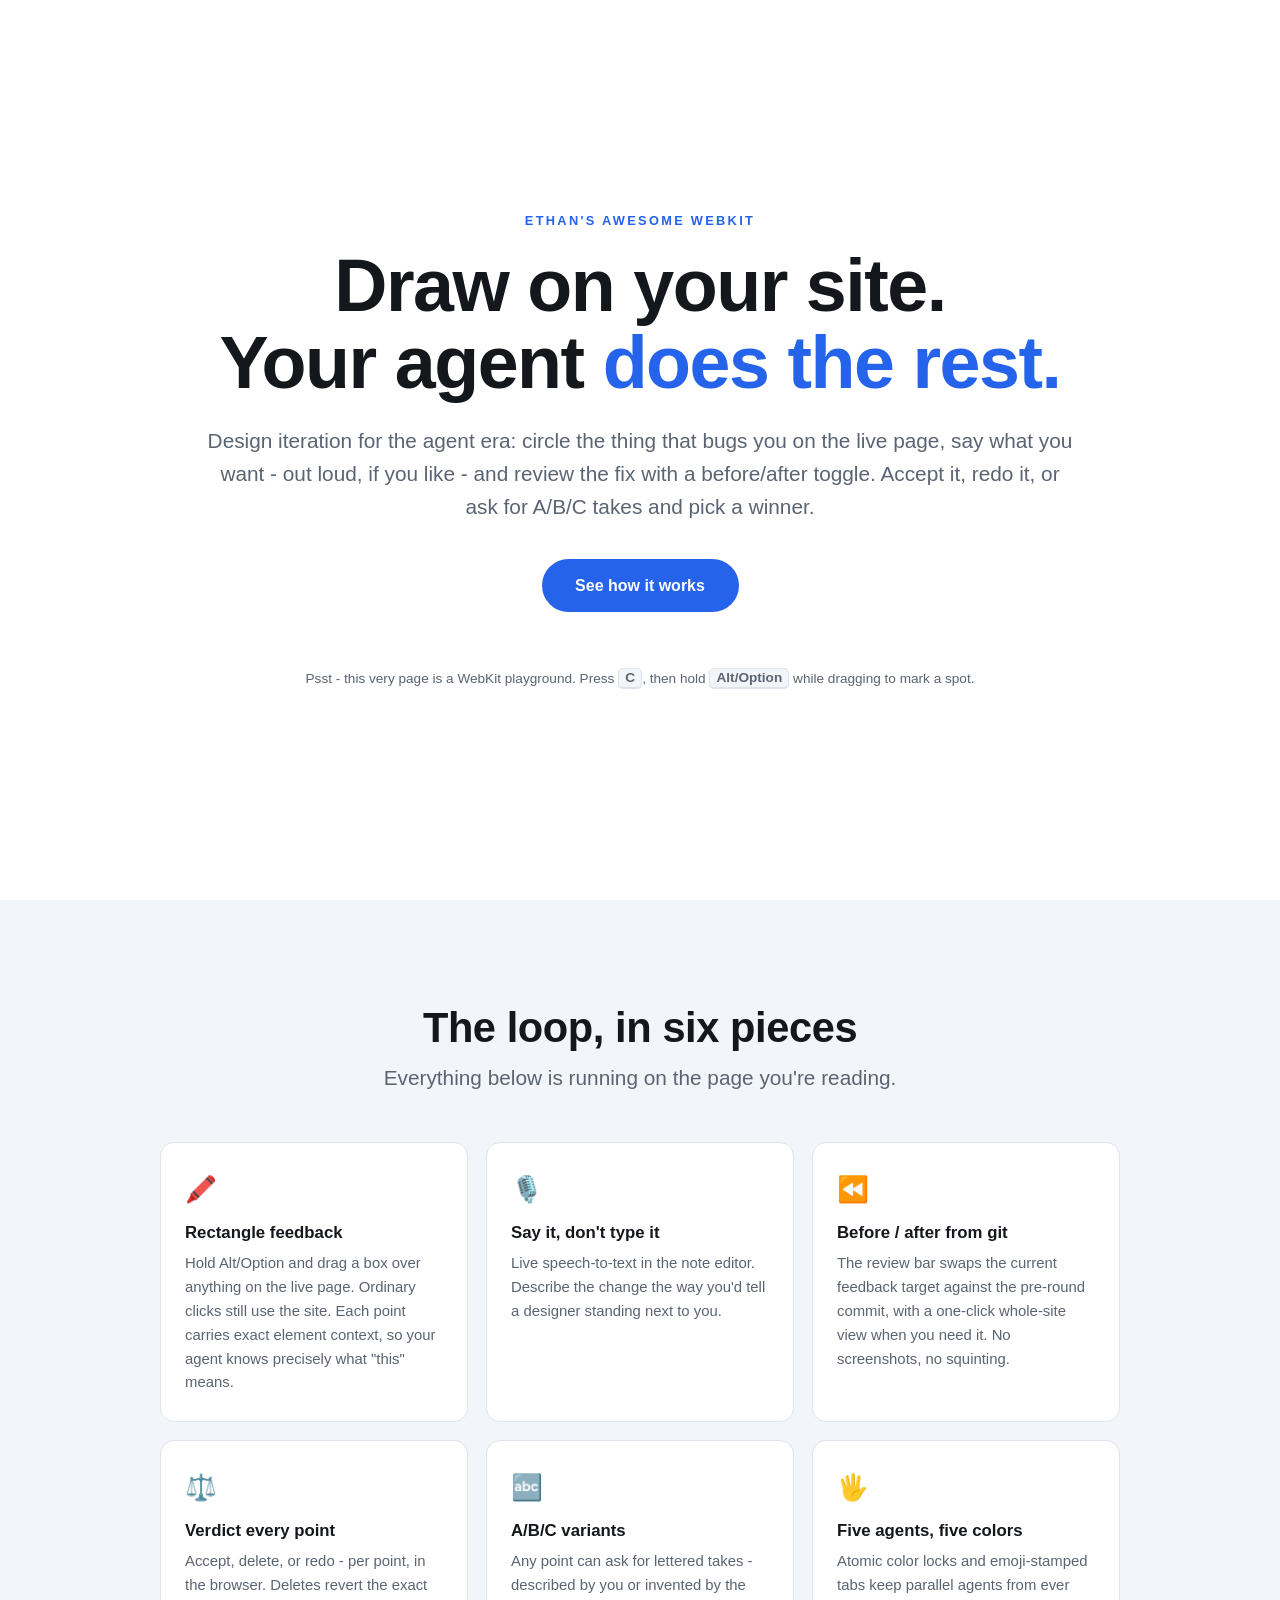
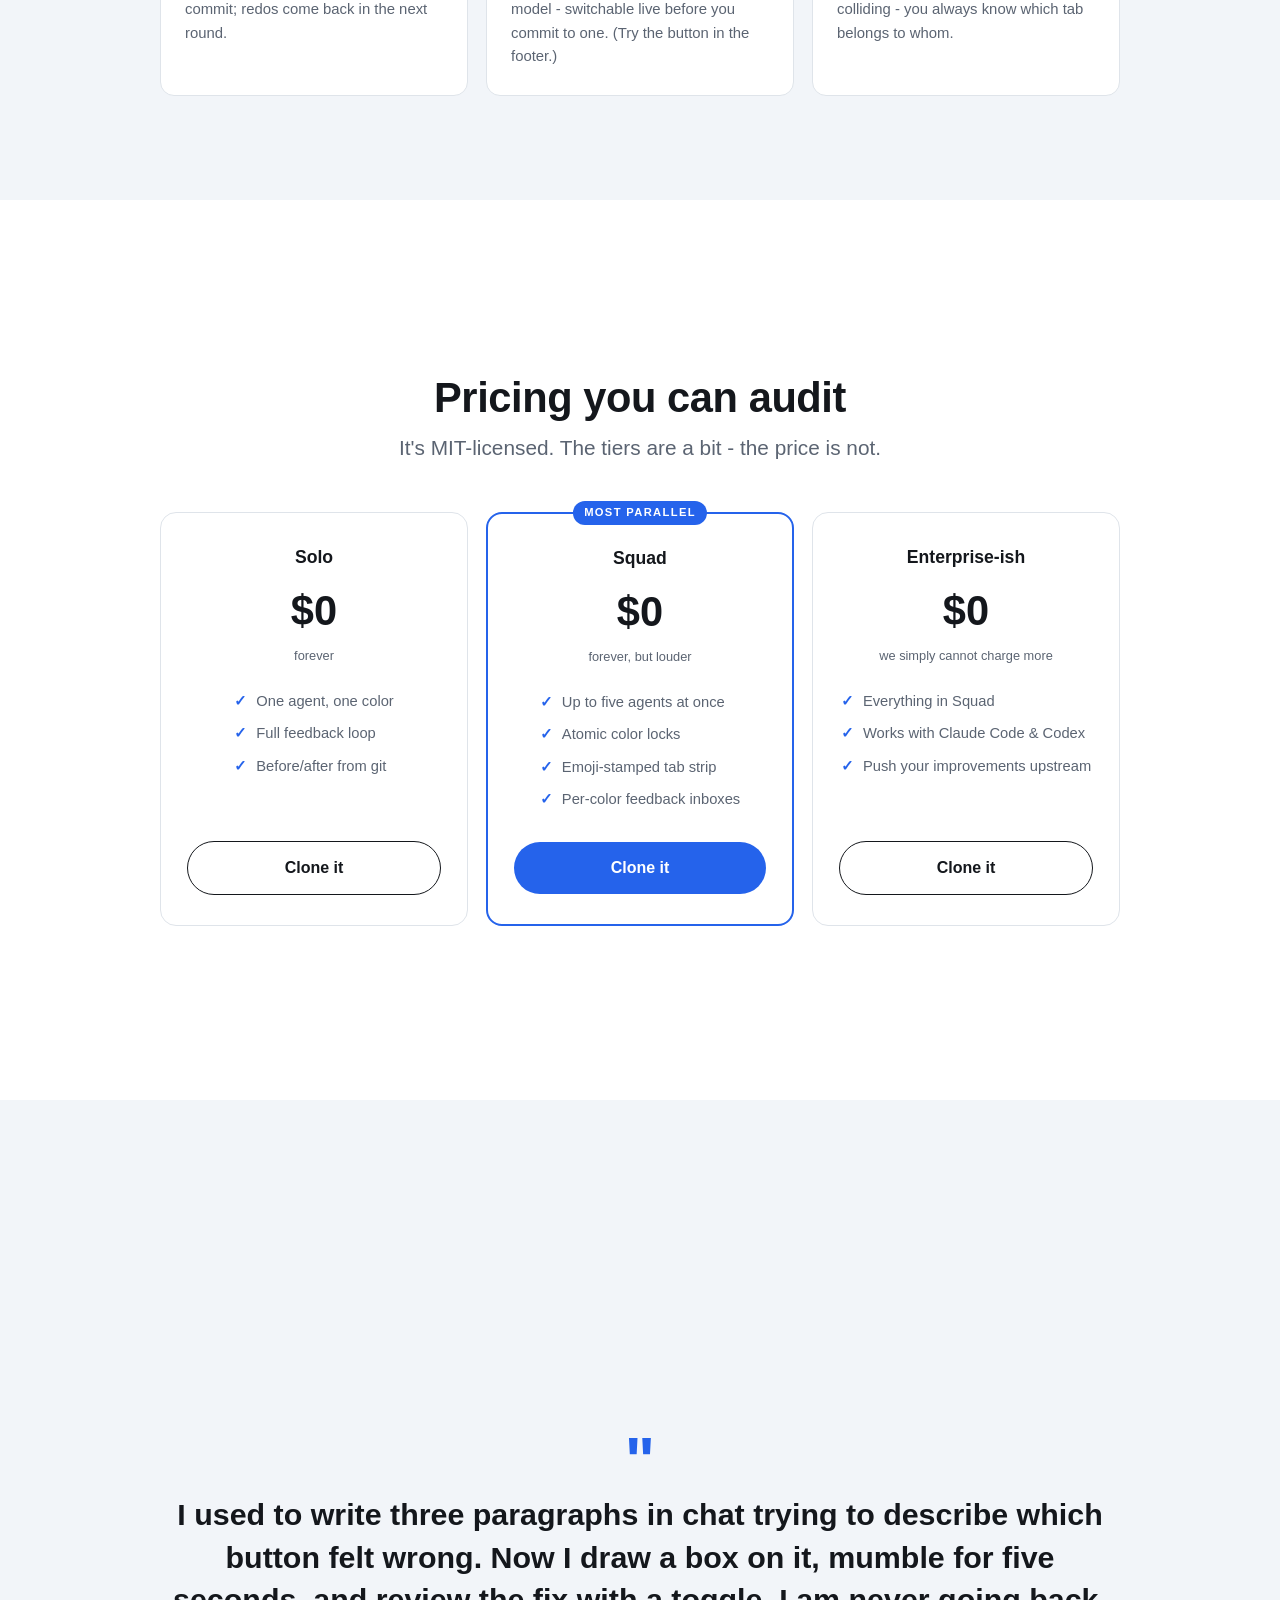
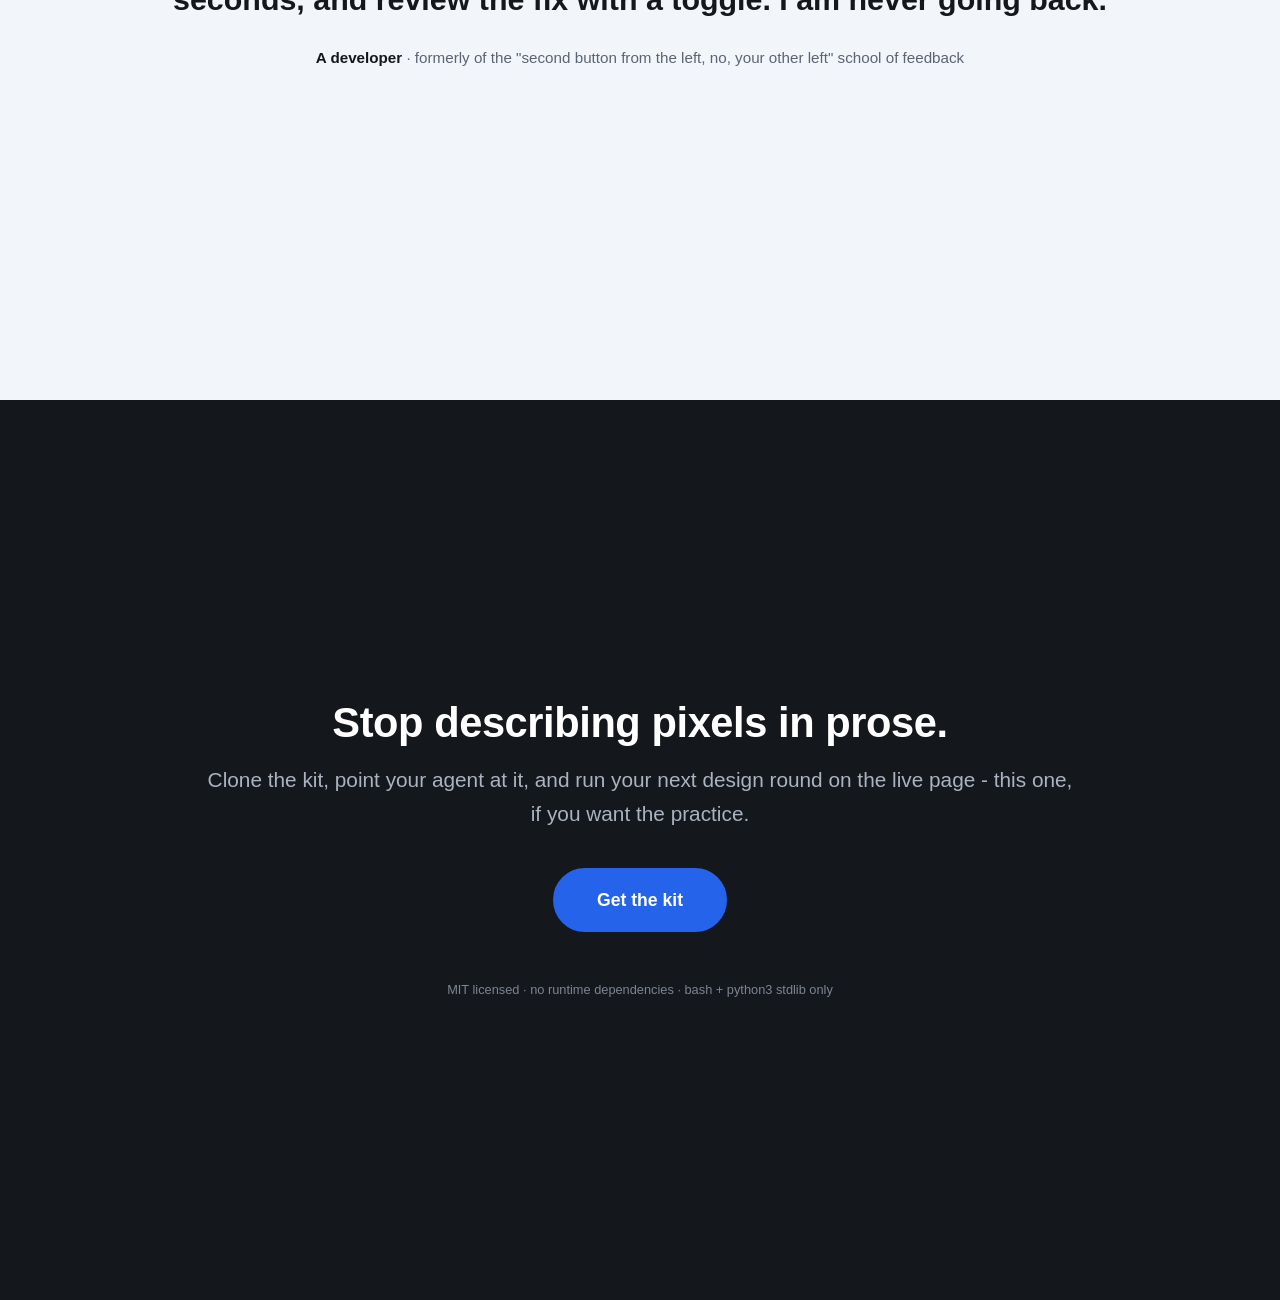
<file: examples/demo-site/index.html>
<!doctype html>
<html lang="en">
<head>
<meta charset="utf-8">
<meta name="viewport" content="width=device-width, initial-scale=1">
<title>Ethan's AWESOME WEBKIT - demo</title>
<!--
  Demo site for Ethan's AWESOME WEBKIT - deliberately self-contained (inline
  CSS/JS, zero external requests) so it works served by the kit's preview
  server with nothing else installed, and deliberately ABOUT the kit itself:
  when you run a feedback round against this page, the copy you're annotating
  is describing the loop you're using. Eat your own dogfood.

  It also ships one LIVE experiment on the footer section (id "cta", variants
  A/B) with the full marker contract - scope attribute, per-letter comment
  fences, the switcher widget - so the kit's variant review flow (the letter
  chip, chosenLetter accept, finalize) is testable out of the box.
-->
<style>
  /* --ink / --paper are the kit's two anchor tokens: the abc switcher widget
     styles itself from them (var(--ink), var(--paper)), so defining them here
     makes the dev chrome harmonize with the page for free. */
  :root {
    --ink: #14171c;
    --paper: #ffffff;
    --accent: #2563eb;      /* same blue as the webkit overlay accent */
    --muted: #5b6472;
    --wash: #f2f5f9;        /* tinted section background */
    --line: #dfe4ea;
  }

  * { margin: 0; padding: 0; box-sizing: border-box; }
  html { scroll-behavior: smooth; }
  body {
    font-family: -apple-system, BlinkMacSystemFont, "Segoe UI", Roboto, Helvetica, Arial, sans-serif;
    color: var(--ink);
    background: var(--paper);
    line-height: 1.6;
  }

  section {
    min-height: 100vh;
    display: flex;
    flex-direction: column;
    justify-content: center;
    align-items: center;
    padding: 8vh 24px;
  }
  .inner { max-width: 960px; width: 100%; }

  .eyebrow {
    font-size: .8rem;
    font-weight: 700;
    letter-spacing: .18em;
    text-transform: uppercase;
    color: var(--accent);
    margin-bottom: 1rem;
  }
  h1 { font-size: clamp(2.6rem, 7vw, 4.6rem); line-height: 1.05; letter-spacing: -.02em; font-weight: 800; }
  h2 { font-size: clamp(1.8rem, 4vw, 2.6rem); line-height: 1.15; letter-spacing: -.01em; font-weight: 800; margin-bottom: .6rem; }
  .lead { font-size: clamp(1.05rem, 2vw, 1.3rem); color: var(--muted); max-width: 42em; }

  .btn {
    display: inline-block;
    font-weight: 700;
    text-decoration: none;
    border-radius: 999px;
    padding: .85em 2.1em;
    transition: transform .12s ease, box-shadow .12s ease;
  }
  .btn:hover { transform: translateY(-2px); }
  .btn-primary { background: var(--accent); color: #fff; }
  .btn-primary:hover { box-shadow: 0 8px 24px rgba(37, 99, 235, .35); }

  /* ---- hero ---- */
  .hero { text-align: center; }
  .hero h1 span { color: var(--accent); }
  .hero .lead { margin: 1.4rem auto 2.2rem; }
  .hero-hint { margin-top: 3.5rem; font-size: .85rem; color: var(--muted); }
  .hero-hint kbd {
    font: inherit; font-weight: 700;
    border: 1px solid var(--line); border-bottom-width: 2px;
    border-radius: 5px; padding: .1em .45em; background: var(--wash);
  }

  /* ---- features ---- */
  .features { background: var(--wash); }
  .features-head { text-align: center; margin-bottom: 3rem; }
  .grid {
    display: grid;
    grid-template-columns: repeat(auto-fit, minmax(260px, 1fr));
    gap: 18px;
  }
  .card {
    background: var(--paper);
    border: 1px solid var(--line);
    border-radius: 14px;
    padding: 26px 24px;
  }
  .card .glyph { font-size: 1.6rem; margin-bottom: .6rem; }
  .card h3 { font-size: 1.05rem; margin-bottom: .35rem; }
  .card p { font-size: .93rem; color: var(--muted); }

  /* ---- pricing ---- */
  .pricing-head { text-align: center; margin-bottom: 3rem; }
  .plans {
    display: grid;
    grid-template-columns: repeat(auto-fit, minmax(240px, 1fr));
    gap: 18px;
    align-items: stretch;
  }
  .plan {
    border: 1px solid var(--line);
    border-radius: 16px;
    padding: 30px 26px;
    display: flex;
    flex-direction: column;
    text-align: center;
  }
  .plan.featured { border: 2px solid var(--accent); position: relative; }
  .plan.featured .flag {
    position: absolute; top: -13px; left: 50%; transform: translateX(-50%);
    background: var(--accent); color: #fff;
    font-size: .7rem; font-weight: 700; letter-spacing: .12em; text-transform: uppercase;
    border-radius: 999px; padding: .25em 1em; white-space: nowrap;
  }
  .plan h3 { font-size: 1.1rem; }
  .plan .price { font-size: 2.6rem; font-weight: 800; margin: .4rem 0 .1rem; }
  .plan .per { font-size: .8rem; color: var(--muted); margin-bottom: 1.2rem; }
  .plan ul { list-style: none; text-align: left; margin: 0 auto 1.6rem; font-size: .92rem; color: var(--muted); }
  .plan li { padding: .3em 0 .3em 1.5em; position: relative; }
  .plan li::before { content: "✓"; position: absolute; left: 0; color: var(--accent); font-weight: 700; }
  .plan .btn { margin-top: auto; }
  .btn-quiet { border: 1.6px solid var(--ink); color: var(--ink); }

  /* ---- testimonial ---- */
  .testimonial { background: var(--wash); text-align: center; }
  .quote-mark { font-size: 4rem; line-height: 1; color: var(--accent); font-weight: 800; }
  blockquote {
    font-size: clamp(1.3rem, 2.8vw, 1.9rem);
    font-weight: 600;
    line-height: 1.4;
    max-width: 34em;
    margin: 0 auto 1.6rem;
  }
  .attribution { color: var(--muted); font-size: .95rem; }
  .attribution strong { color: var(--ink); }

  /* ---- footer CTA (hosts the live abc experiment "cta") ---- */
  .cta {
    background: var(--ink);
    color: var(--paper);
    text-align: center;
  }
  .cta h2 { color: var(--paper); }
  .cta .lead { color: #aab3c0; margin: 1rem auto 2.4rem; }
  .cta .fine { margin-top: 3rem; font-size: .8rem; color: #7c8593; }
  .cta .fine a { color: inherit; }

  /* Base look shared by both CTA variants - everything letter-specific lives
     in the fenced blocks below, keyed on scope + letter per the abc contract. */
  .cta-btn {
    display: inline-block;
    font-weight: 700;
    text-decoration: none;
    border-radius: 999px;
    padding: .9em 2.4em;
    font-size: 1.1rem;
    transition: transform .12s ease, box-shadow .12s ease, background .12s ease, color .12s ease;
  }
  .cta-btn:hover { transform: translateY(-2px); }

  @media (prefers-reduced-motion: reduce) {
    html { scroll-behavior: auto; }
    *, *::before, *::after {
      animation-duration: .01ms !important;
      animation-iteration-count: 1 !important;
      transition-duration: .01ms !important;
    }
  }

  /* ABC:cta:A */
  [data-abc-scope="cta"][data-abc="A"] .cta-btn {
    background: var(--accent);
    color: #fff;
    border: 2px solid var(--accent);
  }
  [data-abc-scope="cta"][data-abc="A"] .cta-btn:hover {
    box-shadow: 0 10px 30px rgba(37, 99, 235, .45);
  }
  /* /ABC:cta:A */

  /* ABC:cta:B */
  [data-abc-scope="cta"][data-abc="B"] .cta-btn {
    background: transparent;
    color: var(--paper);
    border: 2px solid var(--paper);
    font-size: 1.35rem;
    padding: 1.05em 2.9em;
  }
  [data-abc-scope="cta"][data-abc="B"] .cta-btn:hover {
    background: var(--paper);
    color: var(--ink);
  }
  /* /ABC:cta:B */
</style>
</head>
<body>

<!-- ======================= 1 · hero ======================= -->
<section class="hero" id="top">
  <div class="inner">
    <div class="eyebrow">Ethan's AWESOME WEBKIT</div>
    <h1>Draw on your site.<br>Your agent <span>does the rest.</span></h1>
    <p class="lead">
      Design iteration for the agent era: circle the thing that bugs you on the
      live page, say what you want - out loud, if you like - and review the fix
      with a before/after toggle. Accept it, redo it, or ask for A/B/C takes and
      pick a winner.
    </p>
    <a class="btn btn-primary" href="#features">See how it works</a>
    <p class="hero-hint">
      Psst - this very page is a WebKit playground. Press <kbd>C</kbd>, then hold
      <kbd>Alt/Option</kbd> while dragging to mark a spot.
    </p>
  </div>
</section>

<!-- ======================= 2 · features ======================= -->
<section class="features" id="features">
  <div class="inner">
    <div class="features-head">
      <h2>The loop, in six pieces</h2>
      <p class="lead" style="margin: 0 auto;">Everything below is running on the page you're reading.</p>
    </div>
    <div class="grid">
      <div class="card">
        <div class="glyph" aria-hidden="true">🖍️</div>
        <h3>Rectangle feedback</h3>
        <p>Hold Alt/Option and drag a box over anything on the live page. Ordinary clicks
           still use the site. Each point carries exact element context, so your agent
           knows precisely what "this" means.</p>
      </div>
      <div class="card">
        <div class="glyph" aria-hidden="true">🎙️</div>
        <h3>Say it, don't type it</h3>
        <p>Live speech-to-text in the note editor. Describe the change the way you'd
           tell a designer standing next to you.</p>
      </div>
      <div class="card">
        <div class="glyph" aria-hidden="true">⏪</div>
        <h3>Before / after from git</h3>
        <p>The review bar swaps the current feedback target against the pre-round commit,
           with a one-click whole-site view when you need it. No screenshots, no squinting.</p>
      </div>
      <div class="card">
        <div class="glyph" aria-hidden="true">⚖️</div>
        <h3>Verdict every point</h3>
        <p>Accept, delete, or redo - per point, in the browser. Deletes revert the
           exact commit; redos come back in the next round.</p>
      </div>
      <div class="card">
        <div class="glyph" aria-hidden="true">🔤</div>
        <h3>A/B/C variants</h3>
        <p>Any point can ask for lettered takes - described by you or invented by the
           model - switchable live before you commit to one. (Try the button in the
           footer.)</p>
      </div>
      <div class="card">
        <div class="glyph" aria-hidden="true">🖐️</div>
        <h3>Five agents, five colors</h3>
        <p>Atomic color locks and emoji-stamped tabs keep parallel agents from ever
           colliding - you always know which tab belongs to whom.</p>
      </div>
    </div>
  </div>
</section>

<!-- ======================= 3 · pricing ======================= -->
<section class="pricing" id="pricing">
  <div class="inner">
    <div class="pricing-head">
      <h2>Pricing you can audit</h2>
      <p class="lead" style="margin: 0 auto;">It's MIT-licensed. The tiers are a bit - the price is not.</p>
    </div>
    <div class="plans">
      <div class="plan">
        <h3>Solo</h3>
        <div class="price">$0</div>
        <div class="per">forever</div>
        <ul>
          <li>One agent, one color</li>
          <li>Full feedback loop</li>
          <li>Before/after from git</li>
        </ul>
        <a class="btn btn-quiet" href="#get">Clone it</a>
      </div>
      <div class="plan featured">
        <div class="flag">Most parallel</div>
        <h3>Squad</h3>
        <div class="price">$0</div>
        <div class="per">forever, but louder</div>
        <ul>
          <li>Up to five agents at once</li>
          <li>Atomic color locks</li>
          <li>Emoji-stamped tab strip</li>
          <li>Per-color feedback inboxes</li>
        </ul>
        <a class="btn btn-primary" href="#get">Clone it</a>
      </div>
      <div class="plan">
        <h3>Enterprise-ish</h3>
        <div class="price">$0</div>
        <div class="per">we simply cannot charge more</div>
        <ul>
          <li>Everything in Squad</li>
          <li>Works with Claude Code &amp; Codex</li>
          <li>Push your improvements upstream</li>
        </ul>
        <a class="btn btn-quiet" href="#get">Clone it</a>
      </div>
    </div>
  </div>
</section>

<!-- ======================= 4 · testimonial ======================= -->
<section class="testimonial">
  <div class="inner">
    <div class="quote-mark" aria-hidden="true">"</div>
    <blockquote>
      I used to write three paragraphs in chat trying to describe which button felt
      wrong. Now I draw a box on it, mumble for five seconds, and review the fix
      with a toggle. I am never going back.
    </blockquote>
    <p class="attribution"><strong>A developer</strong> · formerly of the "second button from the left, no, your other left" school of feedback</p>
  </div>
</section>

<!-- ======================= 5 · footer CTA ======================= -->
<!-- Live abc experiment "cta": A = solid accent button, B = larger outlined
     button. Toggle with the bottom-left switcher; deep-link with ?abc-cta=B. -->
<section class="cta" id="get" data-abc-scope="cta">
  <div class="inner">
    <h2>Stop describing pixels in prose.</h2>
    <p class="lead">
      Clone the kit, point your agent at it, and run your next design round on the
      live page - this one, if you want the practice.
    </p>
    <!-- ABC:cta:A -->
    <a class="cta-btn" data-abc-only="A" href="#top">Get the kit</a>
    <!-- /ABC:cta:A -->
    <!-- ABC:cta:B -->
    <a class="cta-btn" data-abc-only="B" href="#top">Get the kit</a>
    <!-- /ABC:cta:B -->
    <p class="fine">MIT licensed · no runtime dependencies · bash + python3 stdlib only</p>
  </div>
</section>

<!-- ABC:widget cta - section-scoped variation switcher (dev-only; removed at finalize) -->
<script>
(() => {
  /* ABC:config */
  const ID      = 'cta';   // experiment id; MUST equal the section's data-abc-scope value
  const LETTERS = 'AB';   // one letter per live variation, in cycle order
  const RELOAD  = false;    // true reloads the page after each switch
  /* /ABC:config */

  if (!/^[A-Za-z0-9][A-Za-z0-9_-]{0,63}$/.test(ID)) {
    console.warn('[abc] invalid experiment id:', ID);
    return;
  }
  const VARIANTS = [...LETTERS];
  if (!/^[A-J]{1,10}$/.test(LETTERS) || new Set(VARIANTS).size !== VARIANTS.length) {
    console.warn('[abc] LETTERS must contain unique A-J variants:', LETTERS);
    return;
  }

  function safeStorage(name) {
    try {
      const storage = window[name];
      return {
        get(key) { try { return storage.getItem(key); } catch (e) { return null; } },
        set(key, value) { try { storage.setItem(key, value); } catch (e) { /* unavailable */ } },
        remove(key) { try { storage.removeItem(key); } catch (e) { /* unavailable */ } },
      };
    } catch (e) {
      return { get() { return null; }, set() {}, remove() {} };
    }
  }
  const LOCAL = safeStorage('localStorage');
  const SESSION = safeStorage('sessionStorage');

  // Shared manager: defined once, even if several widgets are pasted on a page.
  const existingManager = window.__abc;
  if (existingManager && (
    typeof existingManager.add !== 'function' ||
    typeof existingManager.get !== 'function' ||
    typeof existingManager.list !== 'function' ||
    typeof existingManager.relayout !== 'function'
  )) {
    console.warn('[abc] window.__abc is already in use by an incompatible value');
    return;
  }
  const M = existingManager || (window.__abc = (() => {
    const insts = [];
    const st = document.createElement('style');
    st.textContent =
      '.abc-switch{position:fixed;left:14px;bottom:14px;z-index:2147483000;width:36px;height:36px;' +
      'border-radius:50%;border:1.6px solid var(--ink,#14171c);background:var(--paper,#fff);' +
      'color:var(--ink,#14171c);font:700 16px/33px "Rubik",-apple-system,sans-serif;' +
      'text-align:center;cursor:pointer;opacity:.55;user-select:none;' +
      '-webkit-tap-highlight-color:transparent;transition:opacity .16s ease}' +
      '.abc-switch:hover{opacity:1}.abc-switch:focus-visible{opacity:1;outline:3px solid #2563eb;' +
      'outline-offset:3px}.abc-switch[hidden]{display:none}' +
      '@media(prefers-reduced-motion:reduce){.abc-switch{transition:none}}';
    document.head.appendChild(st);
    let raf = 0;
    function recompute() {
      raf = 0;
      const vh = innerHeight;
      for (const i of insts) {
        const r = i.scope.getBoundingClientRect();
        const shown = Math.min(r.bottom, vh) - Math.max(r.top, 0);
        // "the section I'm looking at": crosses the viewport's central band, OR a tall
        // section fills half the view, OR a short section sits fully on screen.
        i.visible = r.bottom > 0 && r.top < vh &&
          ((r.top < vh * 0.6 && r.bottom > vh * 0.4) || shown >= vh * 0.5 ||
           (r.height > 0 && shown >= r.height * 0.6));
        i.btn.hidden = !i.visible;
      }
      // stack whatever buttons are visible so they never overlap (topmost section lowest)
      insts.filter(i => i.visible).sort((a, b) => a.top() - b.top())
        .forEach((i, n) => { i.btn.style.bottom = (14 + n * 46) + 'px'; });
    }
    const schedule = () => { if (!raf) raf = requestAnimationFrame(recompute); };
    addEventListener('scroll', schedule, { passive: true });
    addEventListener('resize', schedule);
    return {
      add(inst) {
        if (insts.some(i => i.id === inst.id)) {
          console.warn('[abc] duplicate experiment id:', inst.id);
          return false;
        }
        insts.push(inst);
        schedule();
        return true;
      },
      get(id) { return insts.find(i => i.id === id) || null; },
      list() { return insts.map(i => i.id); },
      relayout: schedule,
    };
  })());

  if (M.get(ID)) {
    console.warn('[abc] duplicate experiment id:', ID);
    return;
  }

  // This experiment.
  const scope = document.querySelector('[data-abc-scope="' + ID + '"]');
  if (!scope) { console.warn('[abc] no element with data-abc-scope="' + ID + '"'); return; }
  const KEY = 'abc:' + location.pathname + ':' + ID;
  const SCROLL_KEY = KEY + ':scroll';
  const ORIGINAL_DISPLAY = new WeakMap();

  let cur = (new URLSearchParams(location.search).get('abc-' + ID) || '').toUpperCase()
         || LOCAL.get(KEY) || VARIANTS[0];
  if (!VARIANTS.includes(cur)) cur = VARIANTS[0];

  const btn = document.createElement('button');
  btn.type = 'button';
  btn.className = 'abc-switch';
  btn.dataset.abcFor = ID;   // which experiment this button drives (runtime-only; aids QA)
  btn.hidden = true;
  btn.title = ID + ' variation. Click for next; Alt/Option-click for previous.';
  document.body.appendChild(btn);

  function apply(letter) {
    if (typeof letter !== 'string') return false;
    const next = letter.toUpperCase();
    if (!VARIANTS.includes(next)) {
      console.warn('[abc] unknown variation for ' + ID + ':', letter);
      return false;
    }
    cur = next;
    LOCAL.set(KEY, cur);
    scope.setAttribute('data-abc', cur);
    btn.textContent = cur;
    btn.setAttribute(
      'aria-label',
      ID + ' variation ' + cur + '. Click for next variation; Alt/Option-click for previous variation.'
    );
    scope.querySelectorAll('[data-abc-only]').forEach(el => {
      if (el.closest('[data-abc-scope]') !== scope) return;
      if (!ORIGINAL_DISPLAY.has(el)) ORIGINAL_DISPLAY.set(el, el.style.display);
      el.style.display = el.getAttribute('data-abc-only').split(/\s+/).includes(cur)
        ? ORIGINAL_DISPLAY.get(el)
        : 'none';
    });
    scope.dispatchEvent(new CustomEvent('abc:change', { detail: { id: ID, variant: cur }, bubbles: true }));
    return true;
  }

  btn.addEventListener('click', e => {
    const step = e.altKey ? VARIANTS.length - 1 : 1;
    const next = VARIANTS[(VARIANTS.indexOf(cur) + step) % VARIANTS.length];
    if (RELOAD) {
      LOCAL.set(KEY, next);
      SESSION.set(SCROLL_KEY, String(Math.max(0, scrollY)));
      const u = new URL(location.href);
      u.searchParams.set('abc-' + ID, next);
      location.href = u.href;
    } else apply(next);
  });

  const added = M.add({
    id: ID, scope, btn, visible: false,
    top: () => scope.getBoundingClientRect().top,
    letters: LETTERS, get current() { return cur; }, set: apply,
  });
  if (added === false) {
    btn.remove();
    return;
  }

  const y = SESSION.get(SCROLL_KEY);
  if (y !== null) {
    SESSION.remove(SCROLL_KEY);
    const position = Number(y);
    if (Number.isFinite(position) && position >= 0) {
      const restore = () => scrollTo(0, position);
      if (document.readyState === 'complete') requestAnimationFrame(restore);
      else addEventListener('load', restore, { once: true });
    }
  }

  apply(cur);
})();
</script>
<!-- /ABC:widget cta -->

</body>
</html>
</file>
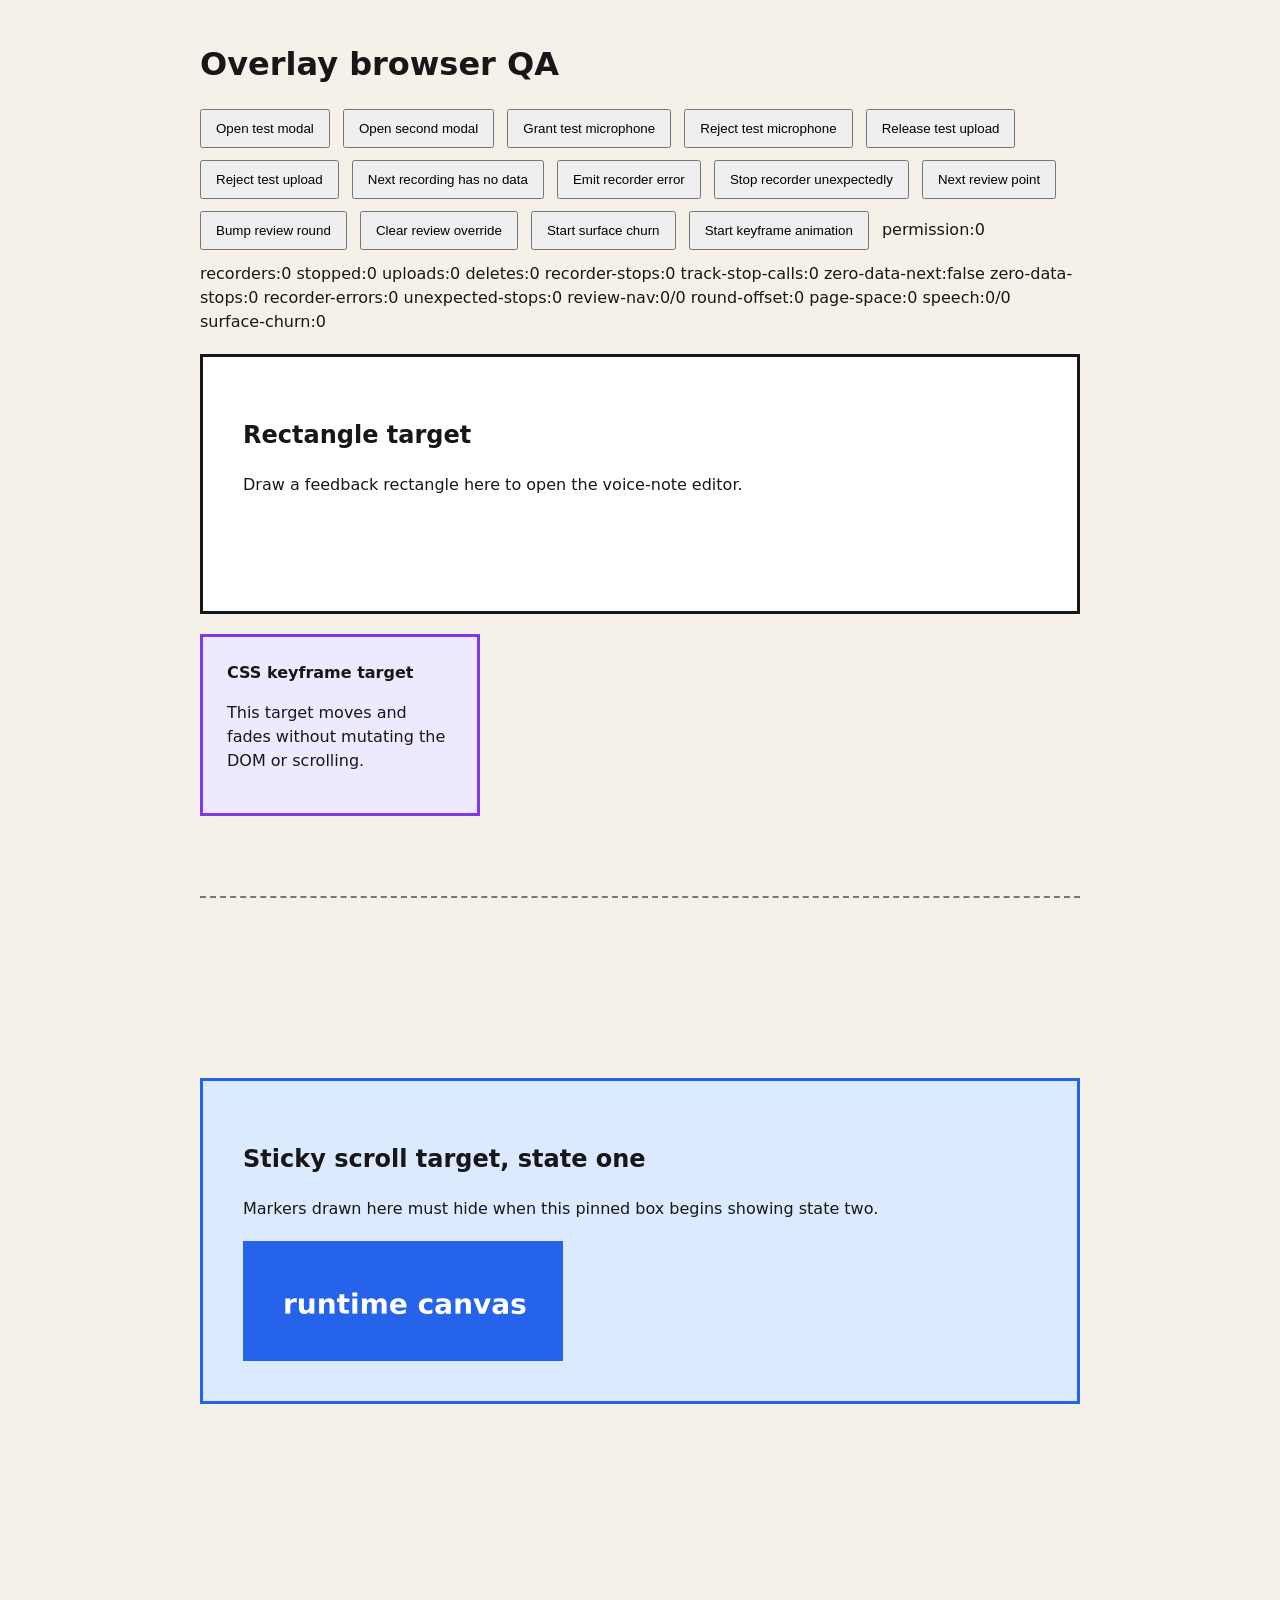
<file: tests/fixtures/overlay-qa.html>
<!doctype html>
<html lang="en">
<head>
  <meta charset="utf-8">
  <meta name="viewport" content="width=device-width, initial-scale=1">
  <title>Overlay QA fixture</title>
  <style>
    * { box-sizing: border-box; }
    body { margin: 0; min-height: 100vh; font: 16px/1.5 system-ui, sans-serif; background: #f5f1e8; color: #171717; }
    main { width: min(880px, calc(100% - 40px)); margin: 40px auto; }
    button { margin: 0 8px 12px 0; padding: 10px 14px; }
    #target { min-height: 260px; margin-top: 20px; padding: 40px; border: 3px solid; background: white; }
    #scroll-stage { height: 1700px; margin-top: 80px; padding-top: 180px; border-top: 2px dashed #777; }
    #sticky-target { position: sticky; top: 80px; min-height: 260px; padding: 40px; border: 3px solid #2563eb; background: #dbeafe; }
    .sticky-pane { transition: opacity 120ms linear; pointer-events: none; }
    .sticky-pane-two { position: absolute; inset: 40px; opacity: 0; pointer-events: none; }
    #sticky-target[data-state="two"] .sticky-pane-one { opacity: 0; pointer-events: none; }
    #sticky-target[data-state="two"] .sticky-pane-two { opacity: 1; pointer-events: none; }
    #runtime-canvas, #runtime-canvas-two { display: block; width: 320px; height: 120px; margin-top: 20px; background: #111827; }
    @keyframes qa-marker-pulse {
      0%, 38% { opacity: 1; transform: translateX(0); }
      52%, 86% { opacity: 0; transform: translateX(72px); }
      100% { opacity: 1; transform: translateX(0); }
    }
    #keyframe-target {
      width: 280px; min-height: 96px; margin-top: 20px; padding: 24px;
      border: 3px solid #7c3aed; background: #ede9fe;
      animation: qa-marker-pulse 1.4s linear infinite;
    }
    #keyframe-target.qa-animation-paused { animation-play-state: paused; }
    dialog { width: min(480px, calc(100% - 40px)); padding: 32px; }
  </style>
</head>
<body>
  <main>
    <h1>Overlay browser QA</h1>
    <button id="open-modal" type="button">Open test modal</button>
    <button id="open-modal-second" type="button">Open second modal</button>
    <button id="grant-microphone" type="button">Grant test microphone</button>
    <button id="reject-microphone" type="button">Reject test microphone</button>
    <button id="release-upload" type="button">Release test upload</button>
    <button id="reject-upload" type="button">Reject test upload</button>
    <button id="zero-data" type="button">Next recording has no data</button>
    <button id="recorder-error" type="button">Emit recorder error</button>
    <button id="unexpected-stop" type="button">Stop recorder unexpectedly</button>
    <button id="next-review-point" type="button">Next review point</button>
    <button id="bump-review-round" type="button">Bump review round</button>
    <button id="clear-review-round" type="button">Clear review override</button>
    <button id="start-surface-churn" type="button">Start surface churn</button>
    <button id="start-keyframe-animation" type="button">Start keyframe animation</button>
    <output id="qa-state" aria-label="QA state"></output>
    <section id="target">
      <h2>Rectangle target</h2>
      <p>Draw a feedback rectangle here to open the voice-note editor.</p>
    </section>
    <section id="keyframe-target" class="qa-animation-paused">
      <strong>CSS keyframe target</strong>
      <p>This target moves and fades without mutating the DOM or scrolling.</p>
    </section>
    <section id="scroll-stage">
      <div id="sticky-target" data-state="one">
        <div class="sticky-pane sticky-pane-one is-active" aria-hidden="true" aria-selected="true">
          <h2>Sticky scroll target, state one</h2>
          <p>Markers drawn here must hide when this pinned box begins showing state two.</p>
          <canvas id="runtime-canvas" width="640" height="240"></canvas>
        </div>
        <div class="sticky-pane sticky-pane-two" aria-selected="false">
          <h2>Sticky scroll target, state two</h2>
          <p>The box has not moved, but this is no longer the marked visual state.</p>
          <canvas id="runtime-canvas-two" width="640" height="240"></canvas>
        </div>
      </div>
    </section>
  </main>
  <dialog id="test-modal">
    <h2>Modal target</h2>
    <p>The overlay host must move into this top layer and return after close.</p>
    <button id="open-second-from-first" type="button">Open second modal above this one</button>
    <button id="close-modal" type="button">Close test modal</button>
  </dialog>
  <dialog id="test-modal-second">
    <h2>Second modal target</h2>
    <p>Open the first modal from here to test top-layer order against DOM order.</p>
    <button id="open-first-from-second" type="button">Open first modal above this one</button>
    <button id="close-modal-second" type="button">Close second modal</button>
  </dialog>
  <script>
    (() => {
      const qa = window.__qa = {
        permissionRequests: 0,
        recorderCount: 0,
        stoppedTracks: 0,
        voiceUploadRequests: 0,
        voiceDeleteRequests: 0,
        recorderStopCalls: 0,
        trackStopCalls: 0,
        zeroDataNext: false,
        zeroDataStops: 0,
        recorderErrors: 0,
        unexpectedStops: 0,
        activeRecorder: null,
        reviewNavigationRequests: 0,
        reviewNavigationHits: 0,
        reviewRoundOffset: 0,
        stateOverrideResponses: 0,
        pageSpaceKeydowns: 0,
        speechStarts: 0,
        speechStops: 0,
        surfaceChurnFrames: 0,
        surfaceChurnRaf: 0,
        resolvePermission: null,
        rejectPermission: null,
        releaseUpload: null,
        rejectUpload: null,
      };
      const stateOutput = document.getElementById('qa-state');
      const paintState = () => {
        stateOutput.dataset.permissionRequests = String(qa.permissionRequests);
        stateOutput.dataset.recorderCount = String(qa.recorderCount);
        stateOutput.dataset.stoppedTracks = String(qa.stoppedTracks);
        stateOutput.dataset.voiceUploadRequests = String(qa.voiceUploadRequests);
        stateOutput.dataset.voiceDeleteRequests = String(qa.voiceDeleteRequests);
        stateOutput.dataset.recorderStopCalls = String(qa.recorderStopCalls);
        stateOutput.dataset.trackStopCalls = String(qa.trackStopCalls);
        stateOutput.dataset.zeroDataNext = String(qa.zeroDataNext);
        stateOutput.dataset.zeroDataStops = String(qa.zeroDataStops);
        stateOutput.dataset.recorderErrors = String(qa.recorderErrors);
        stateOutput.dataset.unexpectedStops = String(qa.unexpectedStops);
        stateOutput.dataset.activeRecorderState = qa.activeRecorder?.state || 'none';
        stateOutput.dataset.reviewNavigationRequests = String(qa.reviewNavigationRequests);
        stateOutput.dataset.reviewNavigationHits = String(qa.reviewNavigationHits);
        stateOutput.dataset.reviewRoundOffset = String(qa.reviewRoundOffset);
        stateOutput.dataset.stateOverrideResponses = String(qa.stateOverrideResponses);
        stateOutput.dataset.pageSpaceKeydowns = String(qa.pageSpaceKeydowns);
        stateOutput.dataset.speechStarts = String(qa.speechStarts);
        stateOutput.dataset.speechStops = String(qa.speechStops);
        stateOutput.dataset.surfaceChurnFrames = String(qa.surfaceChurnFrames);
        stateOutput.dataset.surfaceChurnActive = String(!!qa.surfaceChurnRaf);
        stateOutput.dataset.permissionPending = String(!!qa.resolvePermission);
        stateOutput.dataset.uploadPending = String(!!qa.releaseUpload);
        const overlayRoot = document.querySelector('[data-wk-host]')?.shadowRoot;
        stateOutput.dataset.reviewCounter = overlayRoot?.querySelector('.wk-bar-count')?.textContent || '';
        stateOutput.dataset.redoOpen = String(!!overlayRoot?.querySelector('.wk-mini'));
        stateOutput.textContent = [
          `permission:${qa.permissionRequests}`,
          `recorders:${qa.recorderCount}`,
          `stopped:${qa.stoppedTracks}`,
          `uploads:${qa.voiceUploadRequests}`,
          `deletes:${qa.voiceDeleteRequests}`,
          `recorder-stops:${qa.recorderStopCalls}`,
          `track-stop-calls:${qa.trackStopCalls}`,
          `zero-data-next:${qa.zeroDataNext}`,
          `zero-data-stops:${qa.zeroDataStops}`,
          `recorder-errors:${qa.recorderErrors}`,
          `unexpected-stops:${qa.unexpectedStops}`,
          `review-nav:${qa.reviewNavigationHits}/${qa.reviewNavigationRequests}`,
          `round-offset:${qa.reviewRoundOffset}`,
          `page-space:${qa.pageSpaceKeydowns}`,
          `speech:${qa.speechStops}/${qa.speechStarts}`,
          `surface-churn:${qa.surfaceChurnFrames}`,
        ].join(' ');
      };
      paintState();
      const qaCanvas = document.getElementById('runtime-canvas');
      const qaContext = qaCanvas.getContext('2d');
      qaContext.fillStyle = '#2563eb';
      qaContext.fillRect(0, 0, qaCanvas.width, qaCanvas.height);
      qaContext.fillStyle = '#ffffff';
      qaContext.font = '700 56px system-ui';
      qaContext.fillText('runtime canvas', 80, 145);
      const qaCanvasTwo = document.getElementById('runtime-canvas-two');
      const qaContextTwo = qaCanvasTwo.getContext('2d');
      qaContextTwo.fillStyle = '#991b1b';
      qaContextTwo.fillRect(0, 0, qaCanvasTwo.width, qaCanvasTwo.height);
      qaContextTwo.fillStyle = '#ffffff';
      qaContextTwo.font = '700 56px system-ui';
      qaContextTwo.fillText('inactive canvas', 72, 145);
      const stickyStage = document.getElementById('scroll-stage');
      const stickyTarget = document.getElementById('sticky-target');
      const updateStickyState = () => {
        const progress = Math.max(0, -stickyStage.getBoundingClientRect().top);
        const second = progress > 420;
        stickyTarget.dataset.state = second ? 'two' : 'one';
        document.querySelector('.sticky-pane-one').setAttribute('aria-selected', String(!second));
        document.querySelector('.sticky-pane-two').setAttribute('aria-selected', String(second));
        document.querySelector('.sticky-pane-one').classList.toggle('is-active', !second);
        document.querySelector('.sticky-pane-two').classList.toggle('is-active', second);
      };
      window.addEventListener('scroll', updateStickyState, { passive: true });
      updateStickyState();
      qa.stopSurfaceChurn = () => {
        if (qa.surfaceChurnRaf) cancelAnimationFrame(qa.surfaceChurnRaf);
        qa.surfaceChurnRaf = 0;
        paintState();
      };
      qa.startSurfaceChurn = (frameCount = 240) => {
        qa.stopSurfaceChurn();
        let remaining = Math.max(1, Number(frameCount) || 240);
        const animate = () => {
          qa.surfaceChurnFrames += 1;
          stickyTarget.style.setProperty('--qa-surface-frame', String(qa.surfaceChurnFrames));
          remaining -= 1;
          if (remaining > 0) qa.surfaceChurnRaf = requestAnimationFrame(animate);
          else {
            qa.surfaceChurnRaf = 0;
            paintState();
          }
        };
        qa.surfaceChurnRaf = requestAnimationFrame(animate);
        paintState();
      };
      document.getElementById('start-surface-churn').addEventListener('click', () => {
        qa.startSurfaceChurn();
      });
      document.getElementById('start-keyframe-animation').addEventListener('click', () => {
        document.getElementById('keyframe-target').classList.remove('qa-animation-paused');
      });
      window.addEventListener('keydown', (event) => {
        if (event.code !== 'Space') return;
        qa.pageSpaceKeydowns += 1;
        paintState();
      });
      const dialog = document.getElementById('test-modal');
      const secondDialog = document.getElementById('test-modal-second');
      const showModal = (target) => { if (!target.open) target.showModal(); };
      document.getElementById('open-modal').addEventListener('click', () => showModal(dialog));
      document.getElementById('open-modal-second').addEventListener('click', () => showModal(secondDialog));
      document.getElementById('open-second-from-first').addEventListener('click', () => showModal(secondDialog));
      document.getElementById('open-first-from-second').addEventListener('click', () => showModal(dialog));
      document.getElementById('close-modal').addEventListener('click', () => dialog.close());
      document.getElementById('close-modal-second').addEventListener('click', () => secondDialog.close());
      const makeStream = () => {
        const track = {
          stopped: false,
          stop() {
            qa.trackStopCalls += 1;
            if (!this.stopped) {
              this.stopped = true;
              qa.stoppedTracks += 1;
            }
            paintState();
          },
        };
        return { getTracks: () => [track] };
      };
      navigator.mediaDevices = navigator.mediaDevices || {};
      navigator.mediaDevices.getUserMedia = () => {
        qa.permissionRequests += 1;
        paintState();
        if (qa.resolvePermission) {
          return Promise.reject(new DOMException('Concurrent permission request', 'InvalidStateError'));
        }
        return new Promise((resolve, reject) => {
          const clearPermission = () => {
            qa.resolvePermission = null;
            qa.rejectPermission = null;
            paintState();
          };
          qa.resolvePermission = () => {
            clearPermission();
            resolve(makeStream());
          };
          qa.rejectPermission = () => {
            clearPermission();
            reject(new DOMException('Test microphone rejected', 'NotAllowedError'));
          };
          paintState();
        });
      };
      class TestMediaRecorder {
        static isTypeSupported() { return true; }
        constructor(stream, options) {
          qa.recorderCount += 1;
          this.stream = stream;
          this.mimeType = options?.mimeType || 'audio/webm';
          this.state = 'inactive';
          qa.activeRecorder = this;
          paintState();
        }
        start() {
          if (this.state !== 'inactive') {
            throw new DOMException('Recorder is already active', 'InvalidStateError');
          }
          this.state = 'recording';
          paintState();
        }
        stop() {
          qa.recorderStopCalls += 1;
          paintState();
          if (this.state !== 'recording') {
            throw new DOMException('Recorder is inactive', 'InvalidStateError');
          }
          this.state = 'inactive';
          const omitData = qa.zeroDataNext;
          qa.zeroDataNext = false;
          if (omitData) qa.zeroDataStops += 1;
          paintState();
          setTimeout(() => {
            if (!omitData) {
              this.ondataavailable?.({
                data: new Blob(['browser-qa-audio'], { type: this.mimeType }),
              });
            }
            this.onstop?.();
            if (qa.activeRecorder === this) qa.activeRecorder = null;
            paintState();
          }, 0);
        }
        emitError() {
          if (this.state !== 'recording') return false;
          qa.recorderErrors += 1;
          this.state = 'inactive';
          paintState();
          setTimeout(() => {
            this.onerror?.({
              error: new DOMException('Test recorder error', 'UnknownError'),
            });
            this.onstop?.();
            if (qa.activeRecorder === this) qa.activeRecorder = null;
            paintState();
          }, 0);
          return true;
        }
        stopUnexpectedly() {
          if (this.state !== 'recording') return false;
          qa.unexpectedStops += 1;
          this.state = 'inactive';
          paintState();
          setTimeout(() => {
            this.ondataavailable?.({
              data: new Blob(['browser-qa-audio'], { type: this.mimeType }),
            });
            this.onstop?.();
            if (qa.activeRecorder === this) qa.activeRecorder = null;
            paintState();
          }, 0);
          return true;
        }
      }
      window.MediaRecorder = TestMediaRecorder;
      class TestSpeechRecognition {
        constructor() {
          this.continuous = false;
          this.interimResults = false;
          this.lang = 'en-US';
          this.active = false;
        }
        start() {
          if (this.active) throw new DOMException('Recognition is already active', 'InvalidStateError');
          this.active = true;
          qa.speechStarts += 1;
          paintState();
        }
        stop() {
          if (!this.active) throw new DOMException('Recognition is inactive', 'InvalidStateError');
          this.active = false;
          qa.speechStops += 1;
          paintState();
          setTimeout(() => {
            const result = [{ transcript: 'browser qa dictation' }];
            result.isFinal = true;
            this.onresult?.({ resultIndex: 0, results: [result] });
            this.onend?.();
            paintState();
          }, 25);
        }
      }
      window.webkitSpeechRecognition = TestSpeechRecognition;
      const nativeFetch = window.fetch.bind(window);
      window.fetch = (input, init) => {
        const url = String(input);
        if (url.startsWith('/__wk/state') && qa.reviewRoundOffset) {
          const fullStateUrl = new URL(url, window.location.href);
          fullStateUrl.searchParams.delete('known');
          return nativeFetch(fullStateUrl.href, init).then(async (response) => {
            if (!response.ok) return response;
            const state = await response.clone().json();
            if (!state.review) return response;
            qa.stateOverrideResponses += 1;
            state.changed = true;
            state.review = {
              ...state.review,
              round: Number(state.review.round || 0) + qa.reviewRoundOffset,
            };
            state.rev = `${state.rev || ''}:qa-round-${qa.reviewRoundOffset}`;
            const headers = new Headers(response.headers);
            headers.delete('content-length');
            headers.set('content-type', 'application/json');
            paintState();
            return new Response(JSON.stringify(state), {
              status: response.status,
              statusText: response.statusText,
              headers,
            });
          });
        }
        if (url.startsWith('/__wk/voice-note/delete')) {
          qa.voiceDeleteRequests += 1;
          paintState();
        }
        if (url.startsWith('/__wk/voice-note?')) {
          qa.voiceUploadRequests += 1;
          paintState();
          if (qa.releaseUpload) {
            return Promise.reject(new Error('Concurrent voice upload'));
          }
          return new Promise((resolve, reject) => {
            const clearUpload = () => {
              qa.releaseUpload = null;
              qa.rejectUpload = null;
              paintState();
            };
            qa.releaseUpload = () => {
              clearUpload();
              nativeFetch(input, init).then(resolve, reject);
            };
            qa.rejectUpload = () => {
              clearUpload();
              reject(new TypeError('Test voice upload rejected'));
            };
            paintState();
          });
        }
        return nativeFetch(input, init);
      };
      document.getElementById('grant-microphone').addEventListener('click', () => {
        qa.resolvePermission?.();
      });
      document.getElementById('reject-microphone').addEventListener('click', () => {
        qa.rejectPermission?.();
      });
      document.getElementById('release-upload').addEventListener('click', () => {
        qa.releaseUpload?.();
      });
      document.getElementById('reject-upload').addEventListener('click', () => {
        qa.rejectUpload?.();
      });
      document.getElementById('zero-data').addEventListener('click', () => {
        qa.zeroDataNext = true;
        paintState();
      });
      document.getElementById('recorder-error').addEventListener('click', () => {
        qa.activeRecorder?.emitError();
        paintState();
      });
      document.getElementById('unexpected-stop').addEventListener('click', () => {
        qa.activeRecorder?.stopUnexpectedly();
        paintState();
      });
      qa.navigateReview = () => {
        qa.reviewNavigationRequests += 1;
        const overlayRoot = document.querySelector('[data-wk-host]')?.shadowRoot;
        const next = overlayRoot?.querySelectorAll('.wk-nav')[1];
        if (next) {
          qa.reviewNavigationHits += 1;
          next.click();
        }
        paintState();
      };
      document.getElementById('next-review-point').addEventListener('click', qa.navigateReview);
      document.getElementById('bump-review-round').addEventListener('click', () => {
        qa.reviewRoundOffset += 1;
        paintState();
      });
      document.getElementById('clear-review-round').addEventListener('click', () => {
        qa.reviewRoundOffset = 0;
        paintState();
      });
      qa.paintState = paintState;
    })();
  </script>
</body>
</html>
</file>
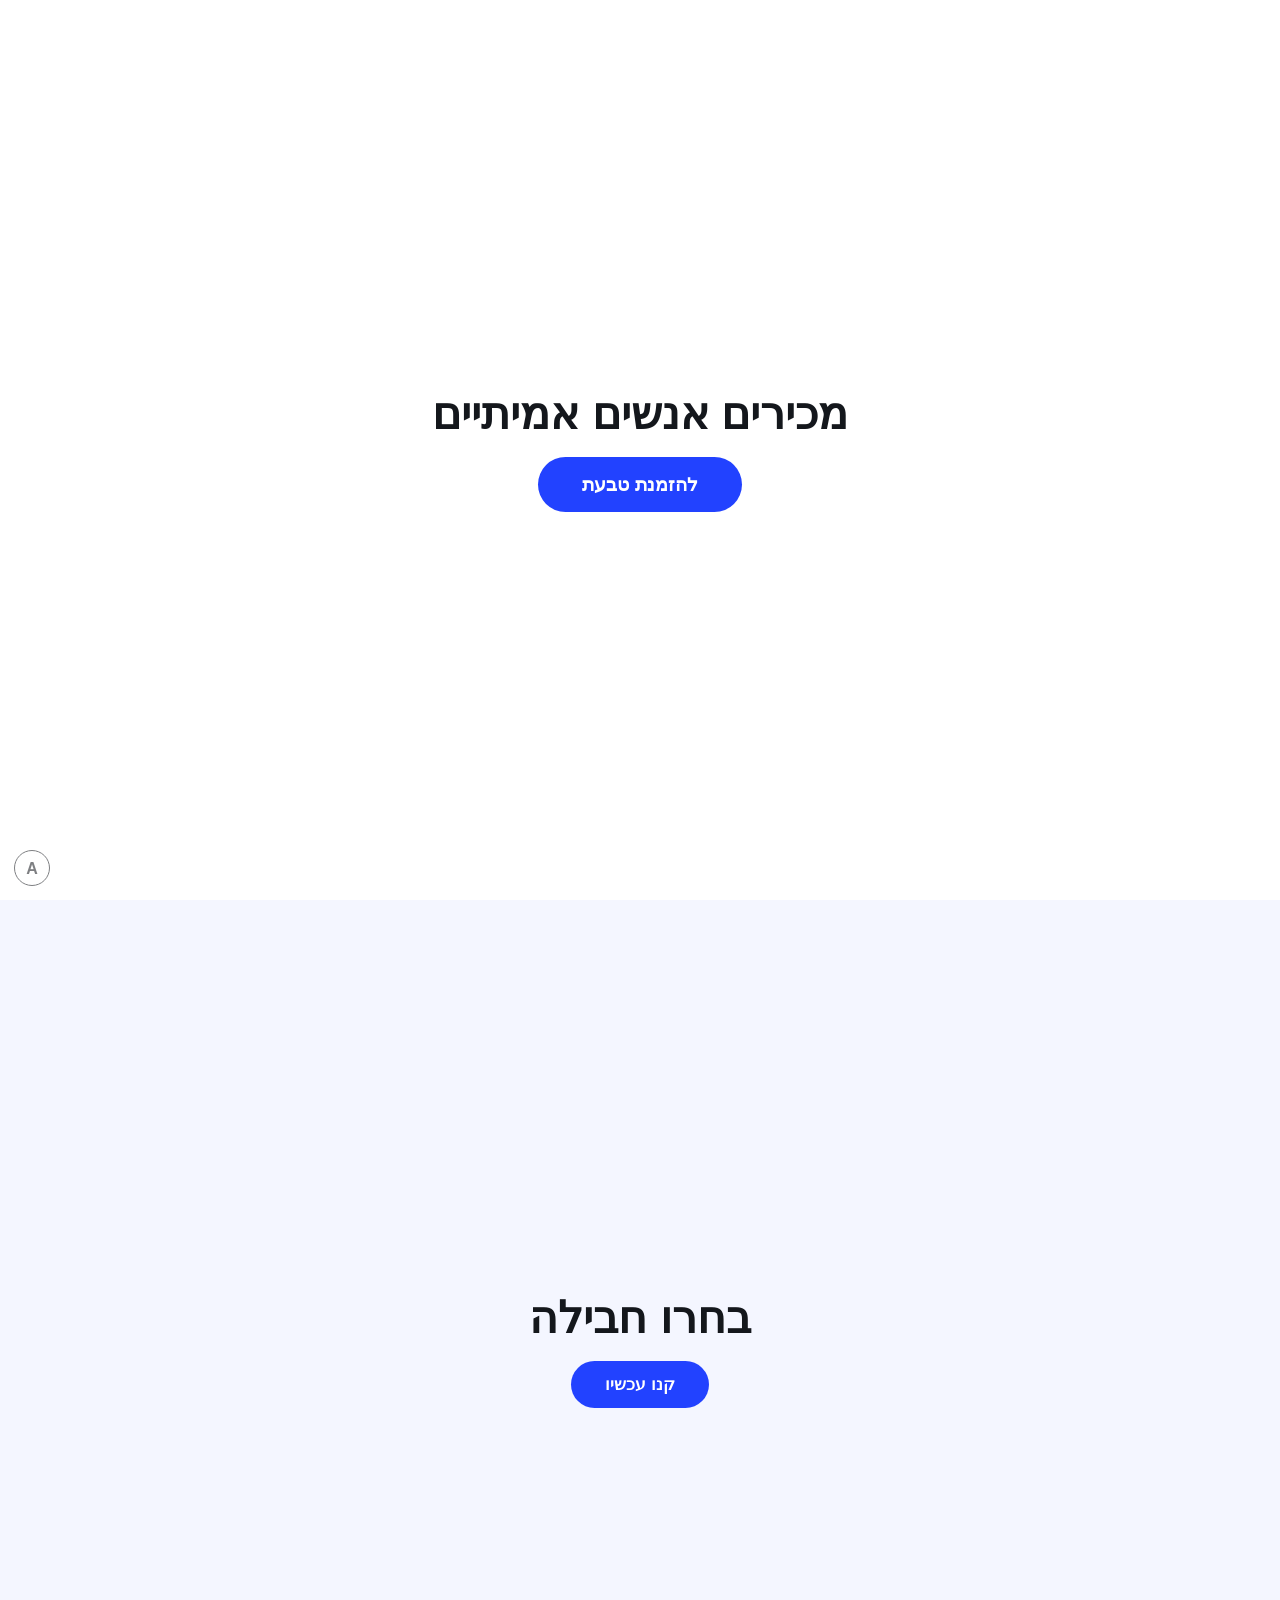
<file: webkit/skills/abc/evals/files/one-experiment-live.html>
<!doctype html>
<html lang="he" dir="rtl">
<head>
<meta charset="utf-8">
<meta name="viewport" content="width=device-width, initial-scale=1">
<title>מעבדת וריאציות | הדגמה רב-מקטעית</title>
<style>
  :root { --ink: #14171c; --blue: #2242ff; --blue-deep: #1a33cc; --paper: #ffffff; }
  * { box-sizing: border-box; margin: 0; }
  body { font-family: "Rubik", -apple-system, sans-serif; background: var(--paper); color: var(--ink); }
  section { min-height: 100vh; display: grid; place-content: center; gap: 18px; text-align: center; padding: 40px; }
  .hero    { background: #fff; }
  .pricing { background: #f4f6ff; }
  h2 { font-size: clamp(26px, 5vw, 44px); }
  .cta, .buy { display: inline-block; margin-inline: auto; padding: 13px 34px; font-size: 17px; font-weight: 700;
         color: #fff; background: var(--blue); border: none; border-radius: 999px; cursor: pointer; font-family: inherit; }
  .cta:hover, .buy:hover { background: var(--blue-deep); }

  /* ABC:hero:base */
  [data-abc-scope="hero"] .cta { position: relative; }
  /* /ABC:hero:base */
  /* ABC:hero:A */
  [data-abc-scope="hero"][data-abc="A"] .cta { padding: 16px 44px; font-size: 19px; font-weight: 800; }
  /* /ABC:hero:A */
  /* ABC:hero:B */
  [data-abc-scope="hero"][data-abc="B"] .cta { background: #fff; color: var(--blue); box-shadow: inset 0 0 0 2.4px var(--blue); }
  /* /ABC:hero:B */
  /* ABC:hero:C */
  [data-abc-scope="hero"][data-abc="C"] .cta { box-shadow: 0 6px 0 var(--blue-deep); transform: translateY(-2px); }
  /* /ABC:hero:C */
  /* ABC:hero:D */
  [data-abc-scope="hero"][data-abc="D"] .cta { animation: cta-pulse 2.2s ease-in-out infinite; }
  @keyframes cta-pulse { 0%,100% { transform: scale(1); } 50% { transform: scale(1.05); } }
  [data-abc-scope="hero"] .cta-sub { font-size: 13px; color: var(--blue); font-weight: 600; }
  /* /ABC:hero:D */
</style>
</head>
<body>
  <section class="hero" data-abc-scope="hero">
    <h2>מכירים אנשים אמיתיים</h2>
    <button class="cta" id="cta">להזמנת טבעת</button>
    <!-- ABC:hero:D -->
    <div class="cta-sub" data-abc-only="D">בלי אפליקציה. באמת.</div>
    <!-- /ABC:hero:D -->
  </section>

  <section class="pricing">
    <h2>בחרו חבילה</h2>
    <button class="buy" id="buy">קנו עכשיו</button>
  </section>

  <!-- ABC:widget hero - section-scoped variation switcher (dev-only; removed at finalize) -->
<script>
(() => {
  /* ABC:config */
  const ID      = 'hero';   // experiment id; MUST equal the section's data-abc-scope value
  const LETTERS = 'ABCD';   // one letter per live variation, in cycle order
  const RELOAD  = false;    // true reloads the page after each switch
  /* /ABC:config */

  if (!/^[A-Za-z0-9][A-Za-z0-9_-]{0,63}$/.test(ID)) {
    console.warn('[abc] invalid experiment id:', ID);
    return;
  }
  const VARIANTS = [...LETTERS];
  if (!/^[A-J]{1,10}$/.test(LETTERS) || new Set(VARIANTS).size !== VARIANTS.length) {
    console.warn('[abc] LETTERS must contain unique A-J variants:', LETTERS);
    return;
  }

  function safeStorage(name) {
    try {
      const storage = window[name];
      return {
        get(key) { try { return storage.getItem(key); } catch (e) { return null; } },
        set(key, value) { try { storage.setItem(key, value); } catch (e) { /* unavailable */ } },
        remove(key) { try { storage.removeItem(key); } catch (e) { /* unavailable */ } },
      };
    } catch (e) {
      return { get() { return null; }, set() {}, remove() {} };
    }
  }
  const LOCAL = safeStorage('localStorage');
  const SESSION = safeStorage('sessionStorage');

  // Shared manager: defined once, even if several widgets are pasted on a page.
  const existingManager = window.__abc;
  if (existingManager && (
    typeof existingManager.add !== 'function' ||
    typeof existingManager.get !== 'function' ||
    typeof existingManager.list !== 'function' ||
    typeof existingManager.relayout !== 'function'
  )) {
    console.warn('[abc] window.__abc is already in use by an incompatible value');
    return;
  }
  const M = existingManager || (window.__abc = (() => {
    const insts = [];
    const st = document.createElement('style');
    st.textContent =
      '.abc-switch{position:fixed;left:14px;bottom:14px;z-index:2147483000;width:36px;height:36px;' +
      'border-radius:50%;border:1.6px solid var(--ink,#14171c);background:var(--paper,#fff);' +
      'color:var(--ink,#14171c);font:700 16px/33px "Rubik",-apple-system,sans-serif;' +
      'text-align:center;cursor:pointer;opacity:.55;user-select:none;' +
      '-webkit-tap-highlight-color:transparent;transition:opacity .16s ease}' +
      '.abc-switch:hover{opacity:1}.abc-switch:focus-visible{opacity:1;outline:3px solid #2563eb;' +
      'outline-offset:3px}.abc-switch[hidden]{display:none}' +
      '@media(prefers-reduced-motion:reduce){.abc-switch{transition:none}}';
    document.head.appendChild(st);
    let raf = 0;
    function recompute() {
      raf = 0;
      const vh = innerHeight;
      for (const i of insts) {
        const r = i.scope.getBoundingClientRect();
        const shown = Math.min(r.bottom, vh) - Math.max(r.top, 0);
        // "the section I'm looking at": crosses the viewport's central band, OR a tall
        // section fills half the view, OR a short section sits fully on screen.
        i.visible = r.bottom > 0 && r.top < vh &&
          ((r.top < vh * 0.6 && r.bottom > vh * 0.4) || shown >= vh * 0.5 ||
           (r.height > 0 && shown >= r.height * 0.6));
        i.btn.hidden = !i.visible;
      }
      // stack whatever buttons are visible so they never overlap (topmost section lowest)
      insts.filter(i => i.visible).sort((a, b) => a.top() - b.top())
        .forEach((i, n) => { i.btn.style.bottom = (14 + n * 46) + 'px'; });
    }
    const schedule = () => { if (!raf) raf = requestAnimationFrame(recompute); };
    addEventListener('scroll', schedule, { passive: true });
    addEventListener('resize', schedule);
    return {
      add(inst) {
        if (insts.some(i => i.id === inst.id)) {
          console.warn('[abc] duplicate experiment id:', inst.id);
          return false;
        }
        insts.push(inst);
        schedule();
        return true;
      },
      get(id) { return insts.find(i => i.id === id) || null; },
      list() { return insts.map(i => i.id); },
      relayout: schedule,
    };
  })());

  if (M.get(ID)) {
    console.warn('[abc] duplicate experiment id:', ID);
    return;
  }

  // This experiment.
  const scope = document.querySelector('[data-abc-scope="' + ID + '"]');
  if (!scope) { console.warn('[abc] no element with data-abc-scope="' + ID + '"'); return; }
  const KEY = 'abc:' + location.pathname + ':' + ID;
  const SCROLL_KEY = KEY + ':scroll';
  const ORIGINAL_DISPLAY = new WeakMap();

  let cur = (new URLSearchParams(location.search).get('abc-' + ID) || '').toUpperCase()
         || LOCAL.get(KEY) || VARIANTS[0];
  if (!VARIANTS.includes(cur)) cur = VARIANTS[0];

  const btn = document.createElement('button');
  btn.type = 'button';
  btn.className = 'abc-switch';
  btn.dataset.abcFor = ID;   // which experiment this button drives (runtime-only; aids QA)
  btn.hidden = true;
  btn.title = ID + ' variation. Click for next; Alt/Option-click for previous.';
  document.body.appendChild(btn);

  function apply(letter) {
    if (typeof letter !== 'string') return false;
    const next = letter.toUpperCase();
    if (!VARIANTS.includes(next)) {
      console.warn('[abc] unknown variation for ' + ID + ':', letter);
      return false;
    }
    cur = next;
    LOCAL.set(KEY, cur);
    scope.setAttribute('data-abc', cur);
    btn.textContent = cur;
    btn.setAttribute(
      'aria-label',
      ID + ' variation ' + cur + '. Click for next variation; Alt/Option-click for previous variation.'
    );
    scope.querySelectorAll('[data-abc-only]').forEach(el => {
      if (el.closest('[data-abc-scope]') !== scope) return;
      if (!ORIGINAL_DISPLAY.has(el)) ORIGINAL_DISPLAY.set(el, el.style.display);
      el.style.display = el.getAttribute('data-abc-only').split(/\s+/).includes(cur)
        ? ORIGINAL_DISPLAY.get(el)
        : 'none';
    });
    scope.dispatchEvent(new CustomEvent('abc:change', { detail: { id: ID, variant: cur }, bubbles: true }));
    return true;
  }

  btn.addEventListener('click', e => {
    const step = e.altKey ? VARIANTS.length - 1 : 1;
    const next = VARIANTS[(VARIANTS.indexOf(cur) + step) % VARIANTS.length];
    if (RELOAD) {
      LOCAL.set(KEY, next);
      SESSION.set(SCROLL_KEY, String(Math.max(0, scrollY)));
      const u = new URL(location.href);
      u.searchParams.set('abc-' + ID, next);
      location.href = u.href;
    } else apply(next);
  });

  const added = M.add({
    id: ID, scope, btn, visible: false,
    top: () => scope.getBoundingClientRect().top,
    letters: LETTERS, get current() { return cur; }, set: apply,
  });
  if (added === false) {
    btn.remove();
    return;
  }

  const y = SESSION.get(SCROLL_KEY);
  if (y !== null) {
    SESSION.remove(SCROLL_KEY);
    const position = Number(y);
    if (Number.isFinite(position) && position >= 0) {
      const restore = () => scrollTo(0, position);
      if (document.readyState === 'complete') requestAnimationFrame(restore);
      else addEventListener('load', restore, { once: true });
    }
  }

  apply(cur);
})();
</script>
  <!-- /ABC:widget hero -->
</body>
</html>
</file>
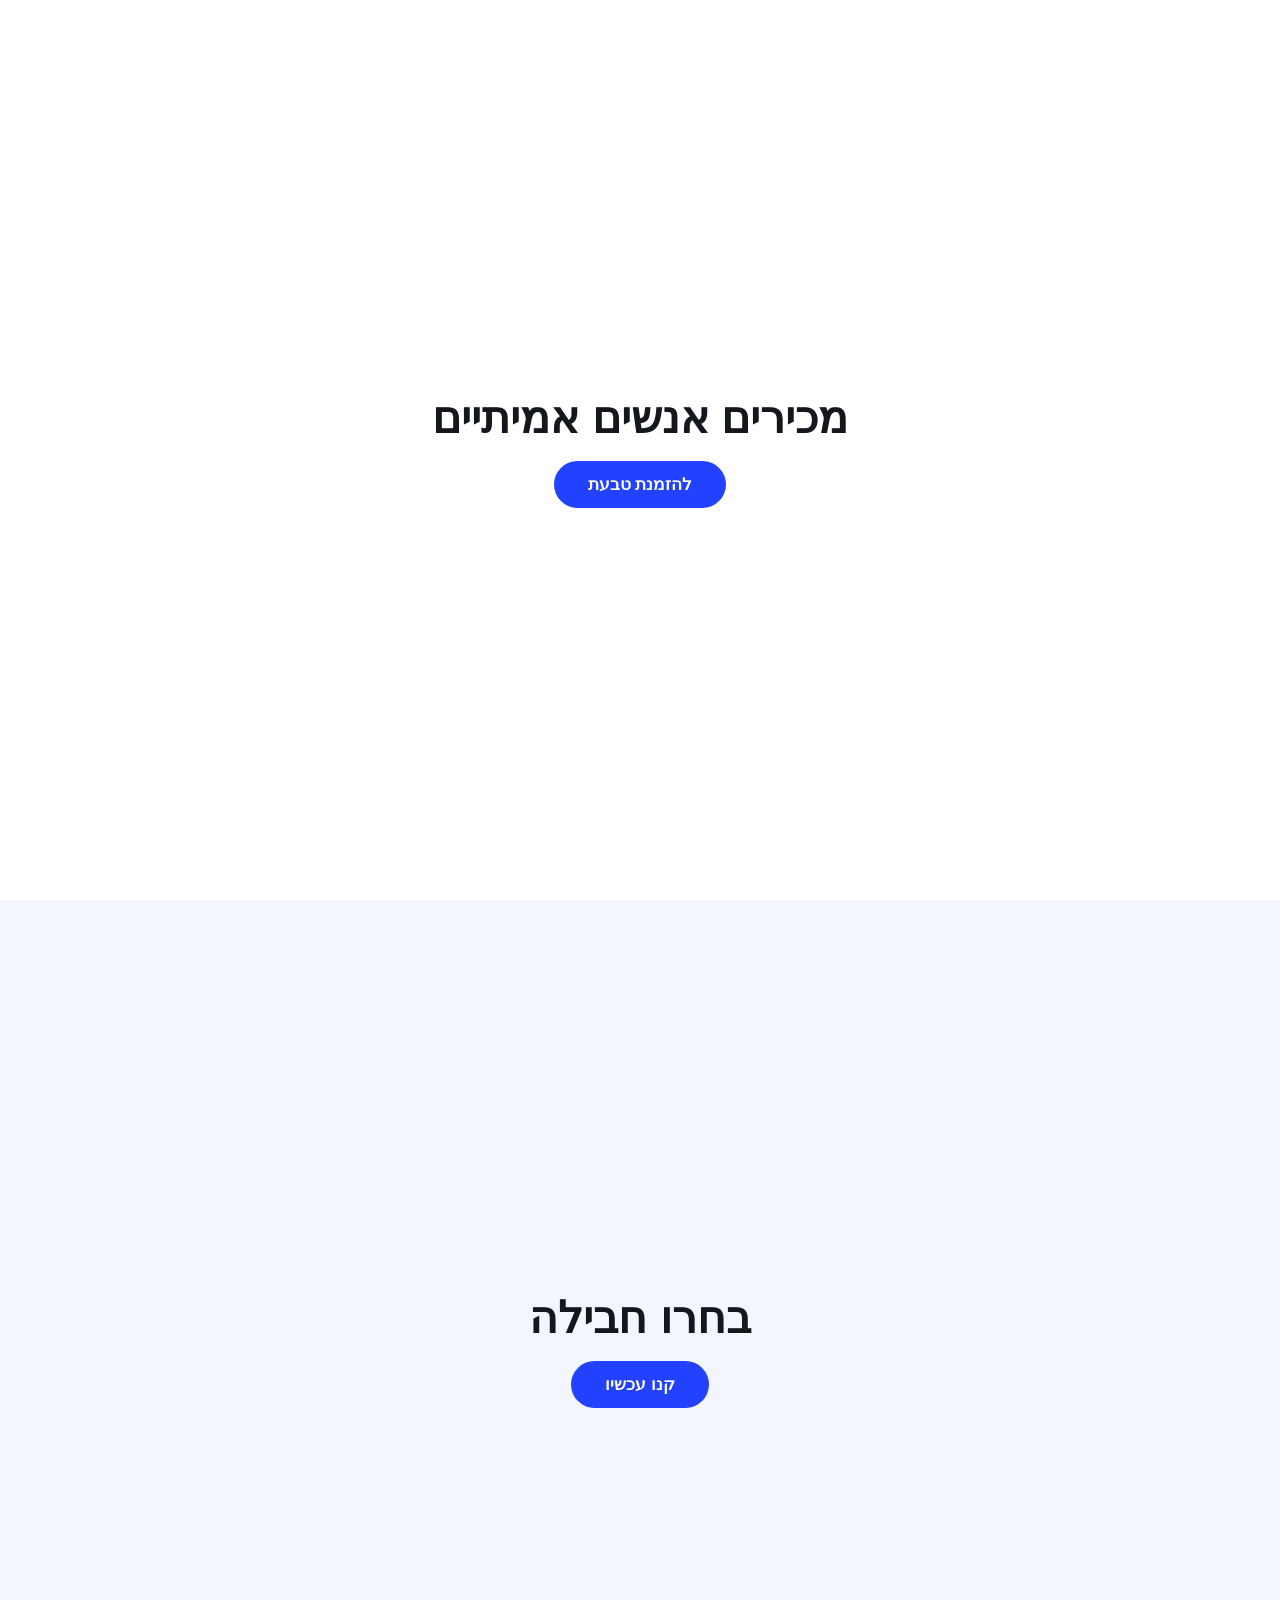
<file: webkit/skills/abc/evals/files/plain-two-section.html>
<!doctype html>
<html lang="he" dir="rtl">
<head>
<meta charset="utf-8">
<meta name="viewport" content="width=device-width, initial-scale=1">
<title>מעבדת וריאציות | הדגמה רב-מקטעית</title>
<style>
  :root { --ink: #14171c; --blue: #2242ff; --blue-deep: #1a33cc; --paper: #ffffff; }
  * { box-sizing: border-box; margin: 0; }
  body { font-family: "Rubik", -apple-system, sans-serif; background: var(--paper); color: var(--ink); }
  section { min-height: 100vh; display: grid; place-content: center; gap: 18px; text-align: center; padding: 40px; }
  .hero    { background: #fff; }
  .pricing { background: #f4f6ff; }
  h2 { font-size: clamp(26px, 5vw, 44px); }
  .cta, .buy { display: inline-block; margin-inline: auto; padding: 13px 34px; font-size: 17px; font-weight: 700;
         color: #fff; background: var(--blue); border: none; border-radius: 999px; cursor: pointer; font-family: inherit; }
  .cta:hover, .buy:hover { background: var(--blue-deep); }
</style>
</head>
<body>
  <section class="hero">
    <h2>מכירים אנשים אמיתיים</h2>
    <button class="cta" id="cta">להזמנת טבעת</button>
  </section>

  <section class="pricing">
    <h2>בחרו חבילה</h2>
    <button class="buy" id="buy">קנו עכשיו</button>
  </section>
</body>
</html>
</file>
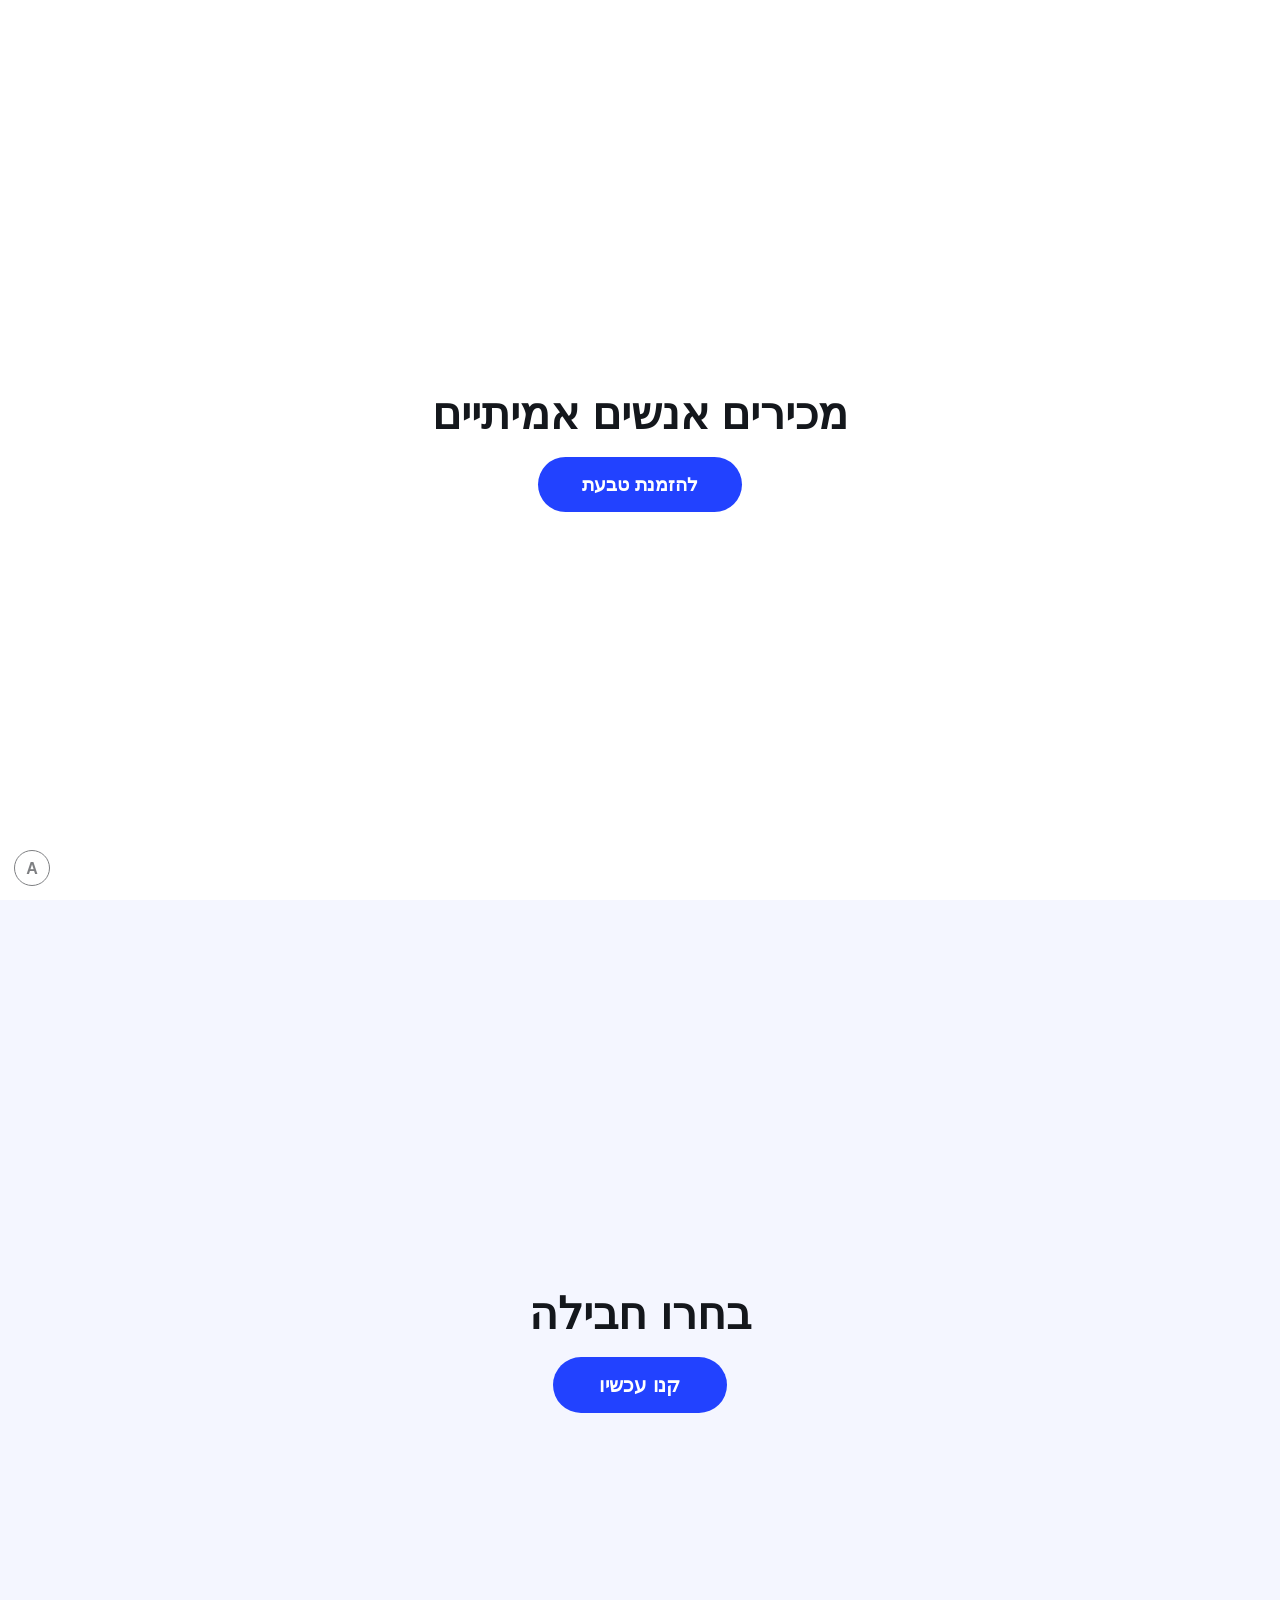
<file: webkit/skills/abc/evals/files/two-experiments-live.html>
<!doctype html>
<html lang="he" dir="rtl">
<head>
<meta charset="utf-8">
<meta name="viewport" content="width=device-width, initial-scale=1">
<title>מעבדת וריאציות | הדגמה רב-מקטעית</title>
<style>
  :root { --ink: #14171c; --blue: #2242ff; --blue-deep: #1a33cc; --paper: #ffffff; }
  * { box-sizing: border-box; margin: 0; }
  body { font-family: "Rubik", -apple-system, sans-serif; background: var(--paper); color: var(--ink); }
  section { min-height: 100vh; display: grid; place-content: center; gap: 18px; text-align: center; padding: 40px; }
  .hero    { background: #fff; }
  .pricing { background: #f4f6ff; }
  h2 { font-size: clamp(26px, 5vw, 44px); }
  .cta, .buy { display: inline-block; margin-inline: auto; padding: 13px 34px; font-size: 17px; font-weight: 700;
         color: #fff; background: var(--blue); border: none; border-radius: 999px; cursor: pointer; font-family: inherit; }
  .cta:hover, .buy:hover { background: var(--blue-deep); }

  /* ABC:hero:base */
  [data-abc-scope="hero"] .cta { position: relative; }
  /* /ABC:hero:base */
  /* ABC:hero:A */
  [data-abc-scope="hero"][data-abc="A"] .cta { padding: 16px 44px; font-size: 19px; font-weight: 800; }
  /* /ABC:hero:A */
  /* ABC:hero:B */
  [data-abc-scope="hero"][data-abc="B"] .cta { background: #fff; color: var(--blue); box-shadow: inset 0 0 0 2.4px var(--blue); }
  /* /ABC:hero:B */
  /* ABC:hero:C */
  [data-abc-scope="hero"][data-abc="C"] .cta { box-shadow: 0 6px 0 var(--blue-deep); transform: translateY(-2px); }
  /* /ABC:hero:C */
  /* ABC:hero:D */
  [data-abc-scope="hero"][data-abc="D"] .cta { animation: cta-pulse 2.2s ease-in-out infinite; }
  @keyframes cta-pulse { 0%,100% { transform: scale(1); } 50% { transform: scale(1.05); } }
  [data-abc-scope="hero"] .cta-sub { font-size: 13px; color: var(--blue); font-weight: 600; }
  /* /ABC:hero:D */

  /* ABC:pricing:base */
  [data-abc-scope="pricing"] .buy { letter-spacing: .01em; }
  /* /ABC:pricing:base */
  /* ABC:pricing:A */
  [data-abc-scope="pricing"][data-abc="A"] .buy { padding: 16px 46px; font-size: 20px; }
  /* /ABC:pricing:A */
  /* ABC:pricing:B */
  [data-abc-scope="pricing"][data-abc="B"] .buy { background: var(--ink); }
  /* /ABC:pricing:B */
  /* ABC:pricing:C */
  [data-abc-scope="pricing"][data-abc="C"] .buy { background: #fff; color: var(--ink); box-shadow: inset 0 0 0 2.4px var(--ink); }
  /* /ABC:pricing:C */
</style>
</head>
<body>
  <section class="hero" data-abc-scope="hero">
    <h2>מכירים אנשים אמיתיים</h2>
    <button class="cta" id="cta">להזמנת טבעת</button>
    <!-- ABC:hero:D -->
    <div class="cta-sub" data-abc-only="D">בלי אפליקציה. באמת.</div>
    <!-- /ABC:hero:D -->
  </section>

  <section class="pricing" data-abc-scope="pricing">
    <h2>בחרו חבילה</h2>
    <button class="buy" id="buy">קנו עכשיו</button>
  </section>

  <!-- ABC:widget hero - section-scoped variation switcher (dev-only; removed at finalize) -->
<script>
(() => {
  /* ABC:config */
  const ID      = 'hero';   // experiment id; MUST equal the section's data-abc-scope value
  const LETTERS = 'ABCD';   // one letter per live variation, in cycle order
  const RELOAD  = false;    // true reloads the page after each switch
  /* /ABC:config */

  if (!/^[A-Za-z0-9][A-Za-z0-9_-]{0,63}$/.test(ID)) {
    console.warn('[abc] invalid experiment id:', ID);
    return;
  }
  const VARIANTS = [...LETTERS];
  if (!/^[A-J]{1,10}$/.test(LETTERS) || new Set(VARIANTS).size !== VARIANTS.length) {
    console.warn('[abc] LETTERS must contain unique A-J variants:', LETTERS);
    return;
  }

  function safeStorage(name) {
    try {
      const storage = window[name];
      return {
        get(key) { try { return storage.getItem(key); } catch (e) { return null; } },
        set(key, value) { try { storage.setItem(key, value); } catch (e) { /* unavailable */ } },
        remove(key) { try { storage.removeItem(key); } catch (e) { /* unavailable */ } },
      };
    } catch (e) {
      return { get() { return null; }, set() {}, remove() {} };
    }
  }
  const LOCAL = safeStorage('localStorage');
  const SESSION = safeStorage('sessionStorage');

  // Shared manager: defined once, even if several widgets are pasted on a page.
  const existingManager = window.__abc;
  if (existingManager && (
    typeof existingManager.add !== 'function' ||
    typeof existingManager.get !== 'function' ||
    typeof existingManager.list !== 'function' ||
    typeof existingManager.relayout !== 'function'
  )) {
    console.warn('[abc] window.__abc is already in use by an incompatible value');
    return;
  }
  const M = existingManager || (window.__abc = (() => {
    const insts = [];
    const st = document.createElement('style');
    st.textContent =
      '.abc-switch{position:fixed;left:14px;bottom:14px;z-index:2147483000;width:36px;height:36px;' +
      'border-radius:50%;border:1.6px solid var(--ink,#14171c);background:var(--paper,#fff);' +
      'color:var(--ink,#14171c);font:700 16px/33px "Rubik",-apple-system,sans-serif;' +
      'text-align:center;cursor:pointer;opacity:.55;user-select:none;' +
      '-webkit-tap-highlight-color:transparent;transition:opacity .16s ease}' +
      '.abc-switch:hover{opacity:1}.abc-switch:focus-visible{opacity:1;outline:3px solid #2563eb;' +
      'outline-offset:3px}.abc-switch[hidden]{display:none}' +
      '@media(prefers-reduced-motion:reduce){.abc-switch{transition:none}}';
    document.head.appendChild(st);
    let raf = 0;
    function recompute() {
      raf = 0;
      const vh = innerHeight;
      for (const i of insts) {
        const r = i.scope.getBoundingClientRect();
        const shown = Math.min(r.bottom, vh) - Math.max(r.top, 0);
        // "the section I'm looking at": crosses the viewport's central band, OR a tall
        // section fills half the view, OR a short section sits fully on screen.
        i.visible = r.bottom > 0 && r.top < vh &&
          ((r.top < vh * 0.6 && r.bottom > vh * 0.4) || shown >= vh * 0.5 ||
           (r.height > 0 && shown >= r.height * 0.6));
        i.btn.hidden = !i.visible;
      }
      // stack whatever buttons are visible so they never overlap (topmost section lowest)
      insts.filter(i => i.visible).sort((a, b) => a.top() - b.top())
        .forEach((i, n) => { i.btn.style.bottom = (14 + n * 46) + 'px'; });
    }
    const schedule = () => { if (!raf) raf = requestAnimationFrame(recompute); };
    addEventListener('scroll', schedule, { passive: true });
    addEventListener('resize', schedule);
    return {
      add(inst) {
        if (insts.some(i => i.id === inst.id)) {
          console.warn('[abc] duplicate experiment id:', inst.id);
          return false;
        }
        insts.push(inst);
        schedule();
        return true;
      },
      get(id) { return insts.find(i => i.id === id) || null; },
      list() { return insts.map(i => i.id); },
      relayout: schedule,
    };
  })());

  if (M.get(ID)) {
    console.warn('[abc] duplicate experiment id:', ID);
    return;
  }

  // This experiment.
  const scope = document.querySelector('[data-abc-scope="' + ID + '"]');
  if (!scope) { console.warn('[abc] no element with data-abc-scope="' + ID + '"'); return; }
  const KEY = 'abc:' + location.pathname + ':' + ID;
  const SCROLL_KEY = KEY + ':scroll';
  const ORIGINAL_DISPLAY = new WeakMap();

  let cur = (new URLSearchParams(location.search).get('abc-' + ID) || '').toUpperCase()
         || LOCAL.get(KEY) || VARIANTS[0];
  if (!VARIANTS.includes(cur)) cur = VARIANTS[0];

  const btn = document.createElement('button');
  btn.type = 'button';
  btn.className = 'abc-switch';
  btn.dataset.abcFor = ID;   // which experiment this button drives (runtime-only; aids QA)
  btn.hidden = true;
  btn.title = ID + ' variation. Click for next; Alt/Option-click for previous.';
  document.body.appendChild(btn);

  function apply(letter) {
    if (typeof letter !== 'string') return false;
    const next = letter.toUpperCase();
    if (!VARIANTS.includes(next)) {
      console.warn('[abc] unknown variation for ' + ID + ':', letter);
      return false;
    }
    cur = next;
    LOCAL.set(KEY, cur);
    scope.setAttribute('data-abc', cur);
    btn.textContent = cur;
    btn.setAttribute(
      'aria-label',
      ID + ' variation ' + cur + '. Click for next variation; Alt/Option-click for previous variation.'
    );
    scope.querySelectorAll('[data-abc-only]').forEach(el => {
      if (el.closest('[data-abc-scope]') !== scope) return;
      if (!ORIGINAL_DISPLAY.has(el)) ORIGINAL_DISPLAY.set(el, el.style.display);
      el.style.display = el.getAttribute('data-abc-only').split(/\s+/).includes(cur)
        ? ORIGINAL_DISPLAY.get(el)
        : 'none';
    });
    scope.dispatchEvent(new CustomEvent('abc:change', { detail: { id: ID, variant: cur }, bubbles: true }));
    return true;
  }

  btn.addEventListener('click', e => {
    const step = e.altKey ? VARIANTS.length - 1 : 1;
    const next = VARIANTS[(VARIANTS.indexOf(cur) + step) % VARIANTS.length];
    if (RELOAD) {
      LOCAL.set(KEY, next);
      SESSION.set(SCROLL_KEY, String(Math.max(0, scrollY)));
      const u = new URL(location.href);
      u.searchParams.set('abc-' + ID, next);
      location.href = u.href;
    } else apply(next);
  });

  const added = M.add({
    id: ID, scope, btn, visible: false,
    top: () => scope.getBoundingClientRect().top,
    letters: LETTERS, get current() { return cur; }, set: apply,
  });
  if (added === false) {
    btn.remove();
    return;
  }

  const y = SESSION.get(SCROLL_KEY);
  if (y !== null) {
    SESSION.remove(SCROLL_KEY);
    const position = Number(y);
    if (Number.isFinite(position) && position >= 0) {
      const restore = () => scrollTo(0, position);
      if (document.readyState === 'complete') requestAnimationFrame(restore);
      else addEventListener('load', restore, { once: true });
    }
  }

  apply(cur);
})();
</script>
  <!-- /ABC:widget hero -->

  <!-- ABC:widget pricing - section-scoped variation switcher (dev-only; removed at finalize) -->
<script>
(() => {
  /* ABC:config */
  const ID      = 'pricing';   // experiment id; MUST equal the section's data-abc-scope value
  const LETTERS = 'ABC';   // one letter per live variation, in cycle order
  const RELOAD  = false;    // true reloads the page after each switch
  /* /ABC:config */

  if (!/^[A-Za-z0-9][A-Za-z0-9_-]{0,63}$/.test(ID)) {
    console.warn('[abc] invalid experiment id:', ID);
    return;
  }
  const VARIANTS = [...LETTERS];
  if (!/^[A-J]{1,10}$/.test(LETTERS) || new Set(VARIANTS).size !== VARIANTS.length) {
    console.warn('[abc] LETTERS must contain unique A-J variants:', LETTERS);
    return;
  }

  function safeStorage(name) {
    try {
      const storage = window[name];
      return {
        get(key) { try { return storage.getItem(key); } catch (e) { return null; } },
        set(key, value) { try { storage.setItem(key, value); } catch (e) { /* unavailable */ } },
        remove(key) { try { storage.removeItem(key); } catch (e) { /* unavailable */ } },
      };
    } catch (e) {
      return { get() { return null; }, set() {}, remove() {} };
    }
  }
  const LOCAL = safeStorage('localStorage');
  const SESSION = safeStorage('sessionStorage');

  // Shared manager: defined once, even if several widgets are pasted on a page.
  const existingManager = window.__abc;
  if (existingManager && (
    typeof existingManager.add !== 'function' ||
    typeof existingManager.get !== 'function' ||
    typeof existingManager.list !== 'function' ||
    typeof existingManager.relayout !== 'function'
  )) {
    console.warn('[abc] window.__abc is already in use by an incompatible value');
    return;
  }
  const M = existingManager || (window.__abc = (() => {
    const insts = [];
    const st = document.createElement('style');
    st.textContent =
      '.abc-switch{position:fixed;left:14px;bottom:14px;z-index:2147483000;width:36px;height:36px;' +
      'border-radius:50%;border:1.6px solid var(--ink,#14171c);background:var(--paper,#fff);' +
      'color:var(--ink,#14171c);font:700 16px/33px "Rubik",-apple-system,sans-serif;' +
      'text-align:center;cursor:pointer;opacity:.55;user-select:none;' +
      '-webkit-tap-highlight-color:transparent;transition:opacity .16s ease}' +
      '.abc-switch:hover{opacity:1}.abc-switch:focus-visible{opacity:1;outline:3px solid #2563eb;' +
      'outline-offset:3px}.abc-switch[hidden]{display:none}' +
      '@media(prefers-reduced-motion:reduce){.abc-switch{transition:none}}';
    document.head.appendChild(st);
    let raf = 0;
    function recompute() {
      raf = 0;
      const vh = innerHeight;
      for (const i of insts) {
        const r = i.scope.getBoundingClientRect();
        const shown = Math.min(r.bottom, vh) - Math.max(r.top, 0);
        // "the section I'm looking at": crosses the viewport's central band, OR a tall
        // section fills half the view, OR a short section sits fully on screen.
        i.visible = r.bottom > 0 && r.top < vh &&
          ((r.top < vh * 0.6 && r.bottom > vh * 0.4) || shown >= vh * 0.5 ||
           (r.height > 0 && shown >= r.height * 0.6));
        i.btn.hidden = !i.visible;
      }
      // stack whatever buttons are visible so they never overlap (topmost section lowest)
      insts.filter(i => i.visible).sort((a, b) => a.top() - b.top())
        .forEach((i, n) => { i.btn.style.bottom = (14 + n * 46) + 'px'; });
    }
    const schedule = () => { if (!raf) raf = requestAnimationFrame(recompute); };
    addEventListener('scroll', schedule, { passive: true });
    addEventListener('resize', schedule);
    return {
      add(inst) {
        if (insts.some(i => i.id === inst.id)) {
          console.warn('[abc] duplicate experiment id:', inst.id);
          return false;
        }
        insts.push(inst);
        schedule();
        return true;
      },
      get(id) { return insts.find(i => i.id === id) || null; },
      list() { return insts.map(i => i.id); },
      relayout: schedule,
    };
  })());

  if (M.get(ID)) {
    console.warn('[abc] duplicate experiment id:', ID);
    return;
  }

  // This experiment.
  const scope = document.querySelector('[data-abc-scope="' + ID + '"]');
  if (!scope) { console.warn('[abc] no element with data-abc-scope="' + ID + '"'); return; }
  const KEY = 'abc:' + location.pathname + ':' + ID;
  const SCROLL_KEY = KEY + ':scroll';
  const ORIGINAL_DISPLAY = new WeakMap();

  let cur = (new URLSearchParams(location.search).get('abc-' + ID) || '').toUpperCase()
         || LOCAL.get(KEY) || VARIANTS[0];
  if (!VARIANTS.includes(cur)) cur = VARIANTS[0];

  const btn = document.createElement('button');
  btn.type = 'button';
  btn.className = 'abc-switch';
  btn.dataset.abcFor = ID;   // which experiment this button drives (runtime-only; aids QA)
  btn.hidden = true;
  btn.title = ID + ' variation. Click for next; Alt/Option-click for previous.';
  document.body.appendChild(btn);

  function apply(letter) {
    if (typeof letter !== 'string') return false;
    const next = letter.toUpperCase();
    if (!VARIANTS.includes(next)) {
      console.warn('[abc] unknown variation for ' + ID + ':', letter);
      return false;
    }
    cur = next;
    LOCAL.set(KEY, cur);
    scope.setAttribute('data-abc', cur);
    btn.textContent = cur;
    btn.setAttribute(
      'aria-label',
      ID + ' variation ' + cur + '. Click for next variation; Alt/Option-click for previous variation.'
    );
    scope.querySelectorAll('[data-abc-only]').forEach(el => {
      if (el.closest('[data-abc-scope]') !== scope) return;
      if (!ORIGINAL_DISPLAY.has(el)) ORIGINAL_DISPLAY.set(el, el.style.display);
      el.style.display = el.getAttribute('data-abc-only').split(/\s+/).includes(cur)
        ? ORIGINAL_DISPLAY.get(el)
        : 'none';
    });
    scope.dispatchEvent(new CustomEvent('abc:change', { detail: { id: ID, variant: cur }, bubbles: true }));
    return true;
  }

  btn.addEventListener('click', e => {
    const step = e.altKey ? VARIANTS.length - 1 : 1;
    const next = VARIANTS[(VARIANTS.indexOf(cur) + step) % VARIANTS.length];
    if (RELOAD) {
      LOCAL.set(KEY, next);
      SESSION.set(SCROLL_KEY, String(Math.max(0, scrollY)));
      const u = new URL(location.href);
      u.searchParams.set('abc-' + ID, next);
      location.href = u.href;
    } else apply(next);
  });

  const added = M.add({
    id: ID, scope, btn, visible: false,
    top: () => scope.getBoundingClientRect().top,
    letters: LETTERS, get current() { return cur; }, set: apply,
  });
  if (added === false) {
    btn.remove();
    return;
  }

  const y = SESSION.get(SCROLL_KEY);
  if (y !== null) {
    SESSION.remove(SCROLL_KEY);
    const position = Number(y);
    if (Number.isFinite(position) && position >= 0) {
      const restore = () => scrollTo(0, position);
      if (document.readyState === 'complete') requestAnimationFrame(restore);
      else addEventListener('load', restore, { once: true });
    }
  }

  apply(cur);
})();
</script>
  <!-- /ABC:widget pricing -->
</body>
</html>
</file>
